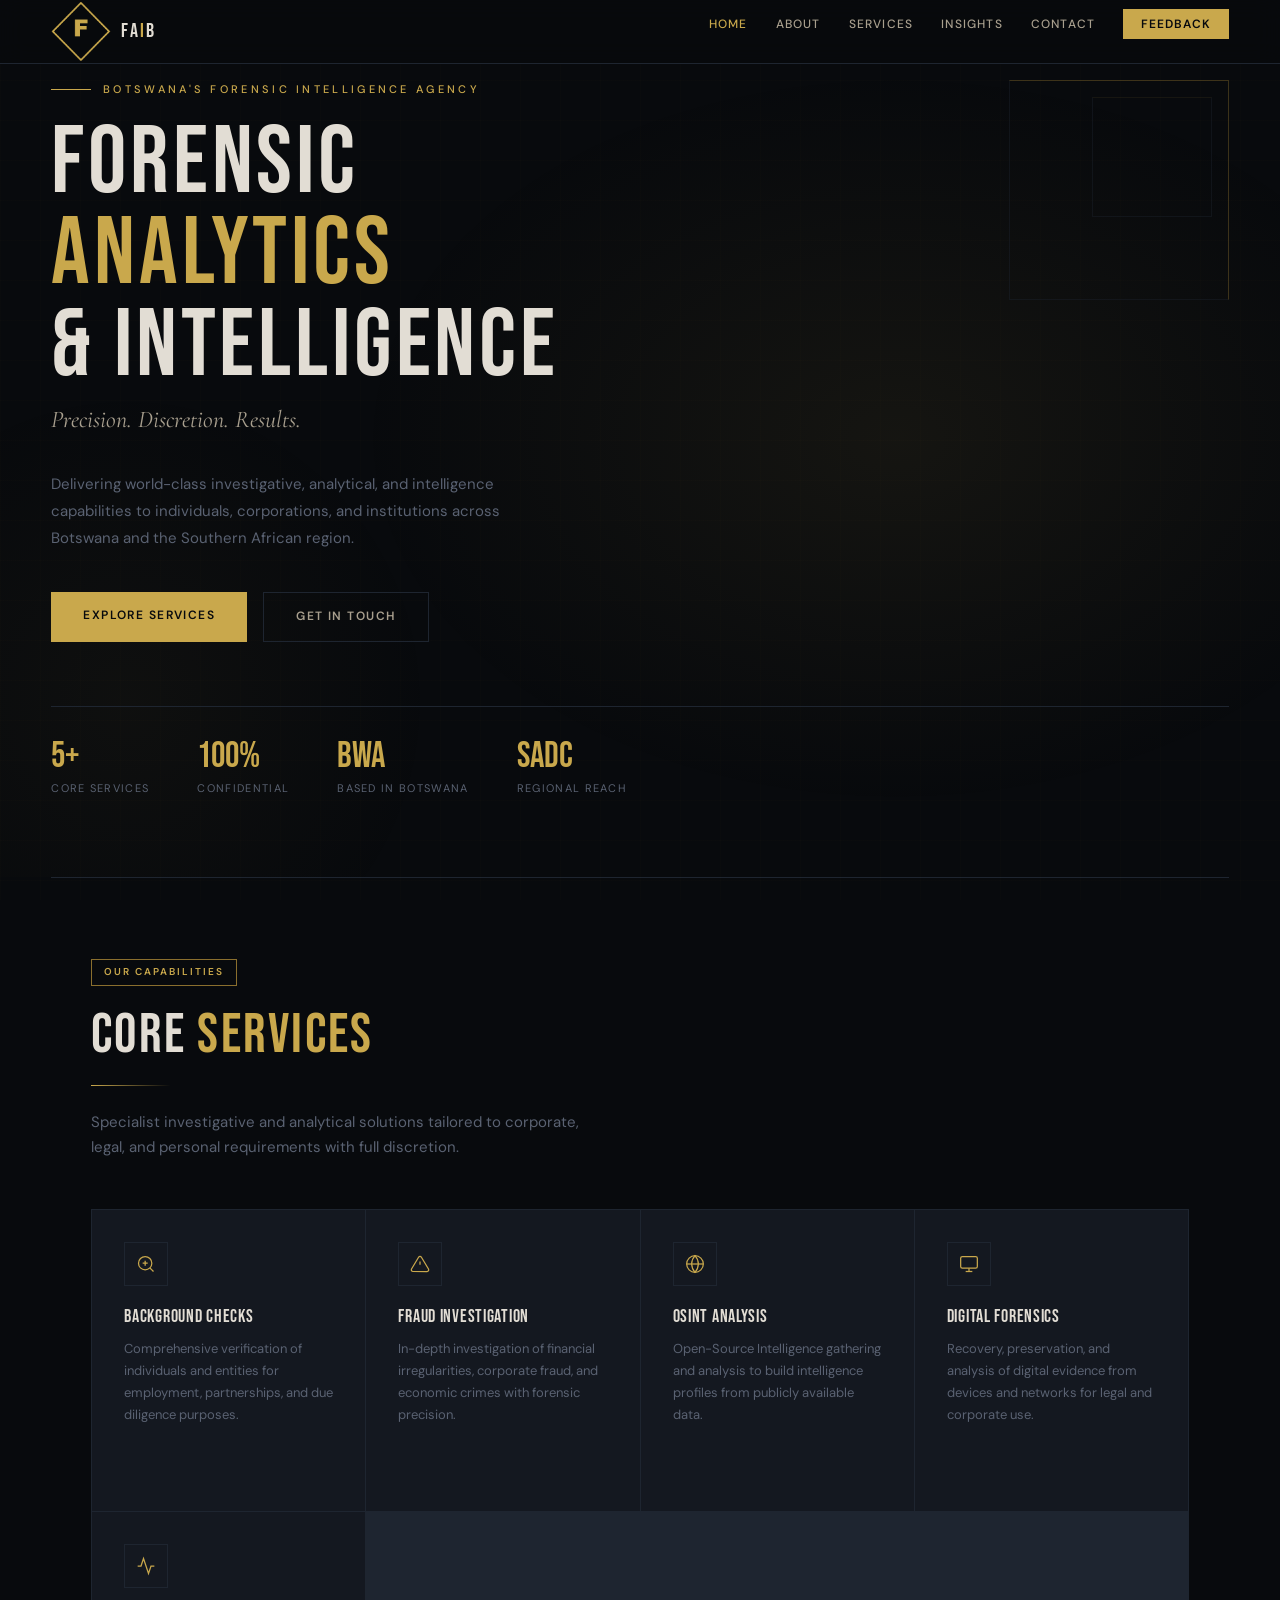
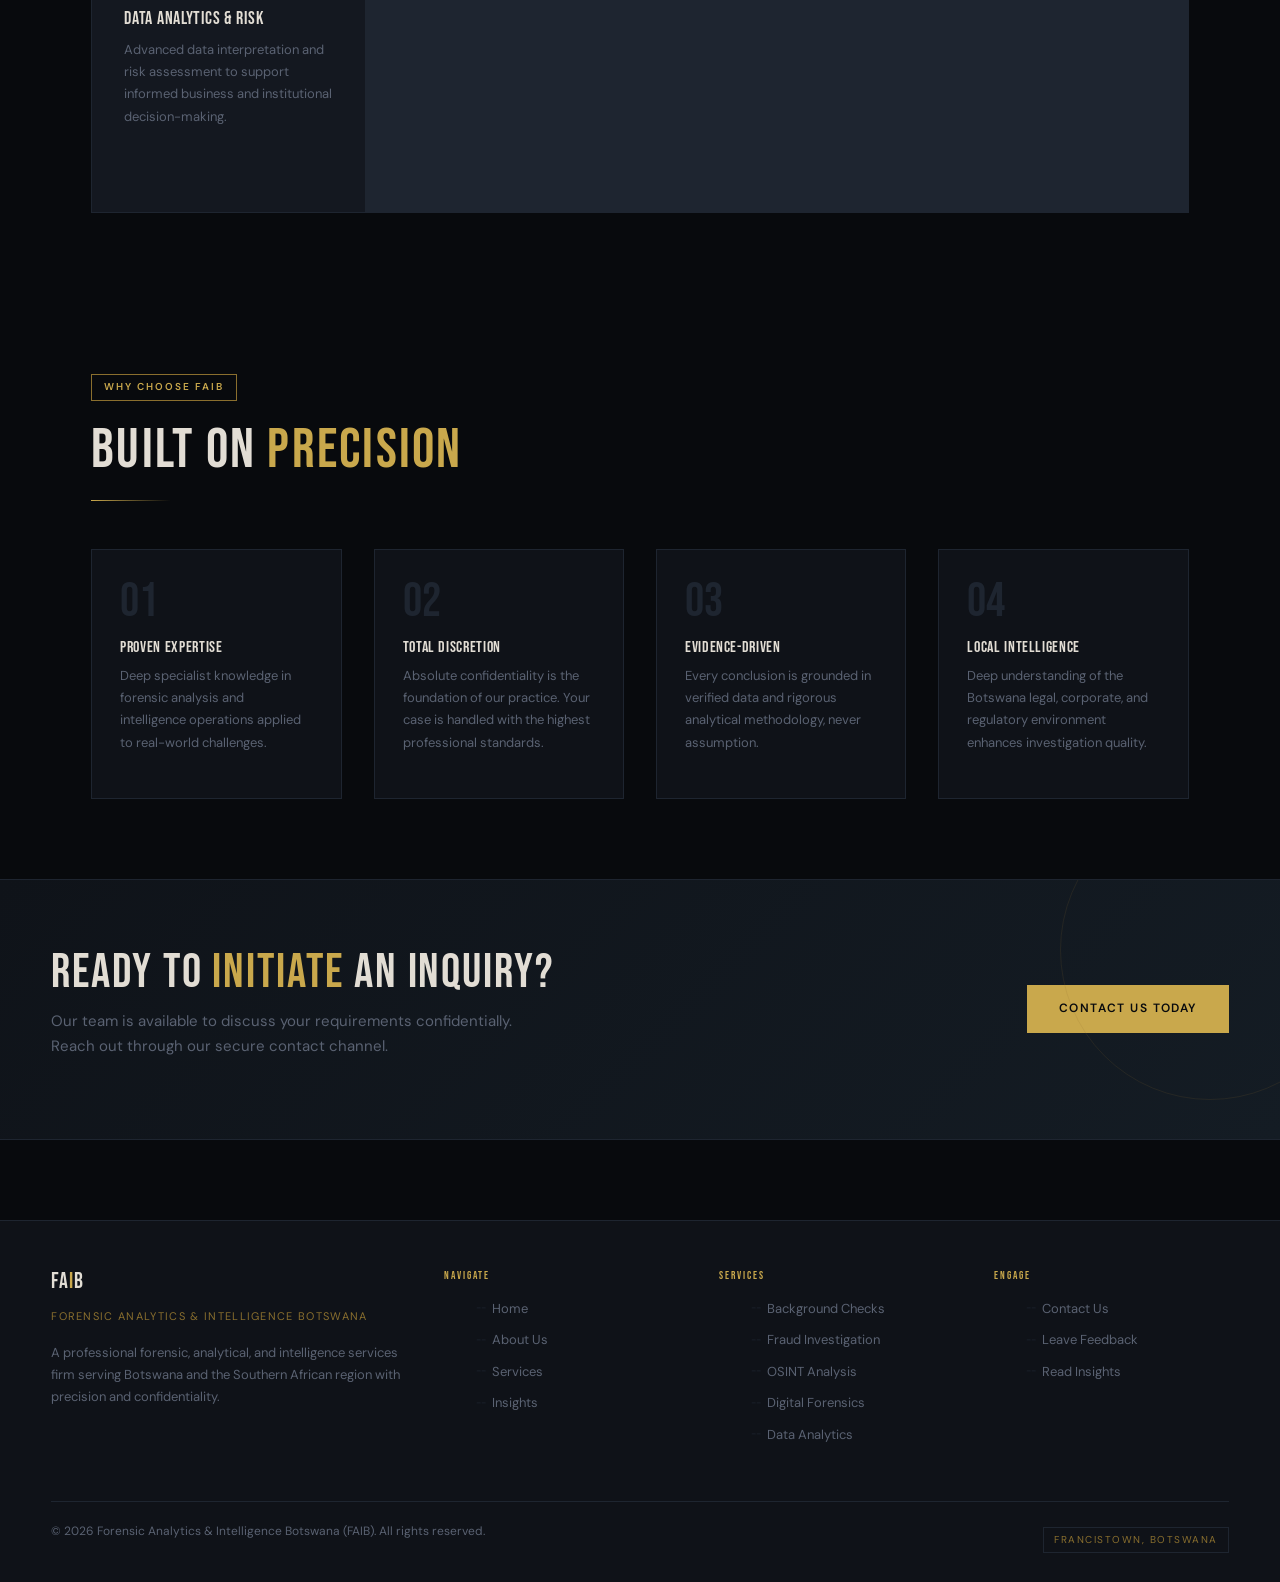
<file: index.html>
<!DOCTYPE html>
<html lang="en">
<head>
  <meta charset="UTF-8">
  <meta name="viewport" content="width=device-width, initial-scale=1.0">
  <title>FAIB | Forensic Analytics & Intelligence Botswana</title>
  
  <!-- Bootstrap CSS -->
  <link href="https://cdn.jsdelivr.net/npm/bootstrap@5.3.0/dist/css/bootstrap.min.css" rel="stylesheet">
  
  <!-- Google Fonts -->
  <link rel="preconnect" href="https://fonts.googleapis.com">
  <link rel="preconnect" href="https://fonts.gstatic.com" crossorigin>
  <link href="https://fonts.googleapis.com/css2?family=Bebas+Neue&family=Cormorant+Garamond:ital,wght@0,400;0,500;0,600;1,400&family=DM+Sans:wght@300;400;500;600&display=swap" rel="stylesheet">
  
  <!-- Custom CSS -->
  <link rel="stylesheet" href="styles.css">
</head>
<body>

  <!-- NAV -->
  <nav id="mainNav">
    <a href="index.html" class="nav-logo">
      <img src="faib-logo.png" alt="FAIB Logo" class="nav-logo-img">
      <div class="nav-brand">FA<span>I</span>B</div>
    </a>
    <ul class="nav-links">
      <li><a href="index.html" class="active">Home</a></li>
      <li><a href="about.html">About</a></li>
      <li><a href="services.html">Services</a></li>
      <li><a href="insights.html">Insights</a></li>
      <li><a href="contact.html">Contact</a></li>
      <li><a href="feedback.html" class="nav-cta">Feedback</a></li>
    </ul>
    <button class="hamburger" id="hamburger" onclick="toggleMenu()" aria-label="Menu">
      <span></span><span></span><span></span>
    </button>
  </nav>

  <!-- MOBILE MENU -->
  <div class="mobile-menu" id="mobileMenu">
    <a href="index.html" class="active">Home</a>
    <a href="about.html">About</a>
    <a href="services.html">Services</a>
    <a href="insights.html">Insights</a>
    <a href="contact.html">Contact</a>
    <a href="feedback.html">Feedback</a>
  </div>

  <!-- HERO -->
  <section class="hero">
    <div class="hero-bg"></div>
    <div class="hero-corner"></div>
    <div class="hero-content">
      <div class="hero-eyebrow">Botswana's Forensic Intelligence Agency</div>
      <h1>FORENSIC<br><span>ANALYTICS</span><br>& INTELLIGENCE</h1>
      <p class="hero-sub serif">Precision. Discretion. Results.</p>
      <p class="hero-desc">Delivering world-class investigative, analytical, and intelligence capabilities to individuals, corporations, and institutions across Botswana and the Southern African region.</p>
      <div class="hero-actions">
        <a href="services.html" class="btn-primary">Explore Services</a>
        <a href="contact.html" class="btn-outline">Get In Touch</a>
      </div>
    </div>
    <div class="hero-stats">
      <div class="stat-item">
        <div class="stat-num">5+</div>
        <div class="stat-label">Core Services</div>
      </div>
      <div class="stat-item">
        <div class="stat-num">100%</div>
        <div class="stat-label">Confidential</div>
      </div>
      <div class="stat-item">
        <div class="stat-num">BWA</div>
        <div class="stat-label">Based in Botswana</div>
      </div>
      <div class="stat-item">
        <div class="stat-num">SADC</div>
        <div class="stat-label">Regional Reach</div>
      </div>
    </div>
  </section>

  <div class="divider-full"></div>

  <!-- SERVICES PREVIEW -->
  <div class="section">
    <div class="section-header">
      <div class="tag">Our Capabilities</div>
      <h2>CORE <span style="color:var(--accent)">SERVICES</span></h2>
      <div class="divider"></div>
      <p>Specialist investigative and analytical solutions tailored to corporate, legal, and personal requirements with full discretion.</p>
    </div>
    <div class="services-grid">
      <div class="service-card" onclick="window.location.href='services.html'">
        <div class="service-icon">
          <svg viewBox="0 0 24 24"><circle cx="11" cy="11" r="8"/><path d="M21 21l-4.35-4.35"/><path d="M11 8v6M8 11h6"/></svg>
        </div>
        <h3>BACKGROUND CHECKS</h3>
        <p>Comprehensive verification of individuals and entities for employment, partnerships, and due diligence purposes.</p>
        <div class="service-arrow">Learn More &rsaquo;</div>
      </div>
      <div class="service-card" onclick="window.location.href='services.html'">
        <div class="service-icon">
          <svg viewBox="0 0 24 24"><path d="M10.29 3.86L1.82 18a2 2 0 001.71 3h16.94a2 2 0 001.71-3L13.71 3.86a2 2 0 00-3.42 0z"/><line x1="12" y1="9" x2="12" y2="13"/><line x1="12" y1="17" x2="12.01" y2="17"/></svg>
        </div>
        <h3>FRAUD INVESTIGATION</h3>
        <p>In-depth investigation of financial irregularities, corporate fraud, and economic crimes with forensic precision.</p>
        <div class="service-arrow">Learn More &rsaquo;</div>
      </div>
      <div class="service-card" onclick="window.location.href='services.html'">
        <div class="service-icon">
          <svg viewBox="0 0 24 24"><circle cx="12" cy="12" r="10"/><line x1="2" y1="12" x2="22" y2="12"/><path d="M12 2a15.3 15.3 0 014 10 15.3 15.3 0 01-4 10 15.3 15.3 0 01-4-10 15.3 15.3 0 014-10z"/></svg>
        </div>
        <h3>OSINT ANALYSIS</h3>
        <p>Open-Source Intelligence gathering and analysis to build intelligence profiles from publicly available data.</p>
        <div class="service-arrow">Learn More &rsaquo;</div>
      </div>
      <div class="service-card" onclick="window.location.href='services.html'">
        <div class="service-icon">
          <svg viewBox="0 0 24 24"><rect x="2" y="3" width="20" height="14" rx="2" ry="2"/><line x1="8" y1="21" x2="16" y2="21"/><line x1="12" y1="17" x2="12" y2="21"/></svg>
        </div>
        <h3>DIGITAL FORENSICS</h3>
        <p>Recovery, preservation, and analysis of digital evidence from devices and networks for legal and corporate use.</p>
        <div class="service-arrow">Learn More &rsaquo;</div>
      </div>
      <div class="service-card" onclick="window.location.href='services.html'">
        <div class="service-icon">
          <svg viewBox="0 0 24 24"><polyline points="22 12 18 12 15 21 9 3 6 12 2 12"/></svg>
        </div>
        <h3>DATA ANALYTICS & RISK</h3>
        <p>Advanced data interpretation and risk assessment to support informed business and institutional decision-making.</p>
        <div class="service-arrow">Learn More &rsaquo;</div>
      </div>
    </div>
  </div>

  <!-- WHY FAIB -->
  <div class="section">
    <div class="section-header">
      <div class="tag">Why Choose FAIB</div>
      <h2>BUILT ON <span style="color:var(--accent)">PRECISION</span></h2>
      <div class="divider"></div>
    </div>
    <div class="features-row">
      <div class="feature-item">
        <div class="feature-num">01</div>
        <h4>PROVEN EXPERTISE</h4>
        <p>Deep specialist knowledge in forensic analysis and intelligence operations applied to real-world challenges.</p>
      </div>
      <div class="feature-item">
        <div class="feature-num">02</div>
        <h4>TOTAL DISCRETION</h4>
        <p>Absolute confidentiality is the foundation of our practice. Your case is handled with the highest professional standards.</p>
      </div>
      <div class="feature-item">
        <div class="feature-num">03</div>
        <h4>EVIDENCE-DRIVEN</h4>
        <p>Every conclusion is grounded in verified data and rigorous analytical methodology, never assumption.</p>
      </div>
      <div class="feature-item">
        <div class="feature-num">04</div>
        <h4>LOCAL INTELLIGENCE</h4>
        <p>Deep understanding of the Botswana legal, corporate, and regulatory environment enhances investigation quality.</p>
      </div>
    </div>
  </div>

  <!-- CTA BAND -->
  <div class="cta-band">
    <div class="cta-band-text">
      <h2>READY TO <span>INITIATE</span> AN INQUIRY?</h2>
      <p>Our team is available to discuss your requirements confidentially. Reach out through our secure contact channel.</p>
    </div>
    <a href="contact.html" class="btn-primary">Contact Us Today</a>
  </div>

  <!-- FOOTER -->
  <footer>
    <div class="footer-grid">
      <div class="footer-brand">
        <h3>FA<span>I</span>B</h3>
        <p style="font-size:11px;letter-spacing:0.12em;text-transform:uppercase;color:var(--accent-dim);">Forensic Analytics &amp; Intelligence Botswana</p>
        <p>A professional forensic, analytical, and intelligence services firm serving Botswana and the Southern African region with precision and confidentiality.</p>
      </div>
      <div class="footer-col">
        <h4>Navigate</h4>
        <ul>
          <li><a href="index.html">Home</a></li>
          <li><a href="about.html">About Us</a></li>
          <li><a href="services.html">Services</a></li>
          <li><a href="insights.html">Insights</a></li>
        </ul>
      </div>
      <div class="footer-col">
        <h4>Services</h4>
        <ul>
          <li><a href="services.html">Background Checks</a></li>
          <li><a href="services.html">Fraud Investigation</a></li>
          <li><a href="services.html">OSINT Analysis</a></li>
          <li><a href="services.html">Digital Forensics</a></li>
          <li><a href="services.html">Data Analytics</a></li>
        </ul>
      </div>
      <div class="footer-col">
        <h4>Engage</h4>
        <ul>
          <li><a href="contact.html">Contact Us</a></li>
          <li><a href="feedback.html">Leave Feedback</a></li>
          <li><a href="insights.html">Read Insights</a></li>
        </ul>
      </div>
    </div>
    <div class="footer-bottom">
      <p>&copy; 2026 Forensic Analytics &amp; Intelligence Botswana (FAIB). All rights reserved.</p>
      <div class="footer-badge">Francistown, Botswana</div>
    </div>
  </footer>

  <!-- Bootstrap JS -->
  <script src="https://cdn.jsdelivr.net/npm/bootstrap@5.3.0/dist/js/bootstrap.bundle.min.js"></script>
  
  <!-- Custom JS -->
  <script src="script.js"></script>
</body>
</html>
</file>
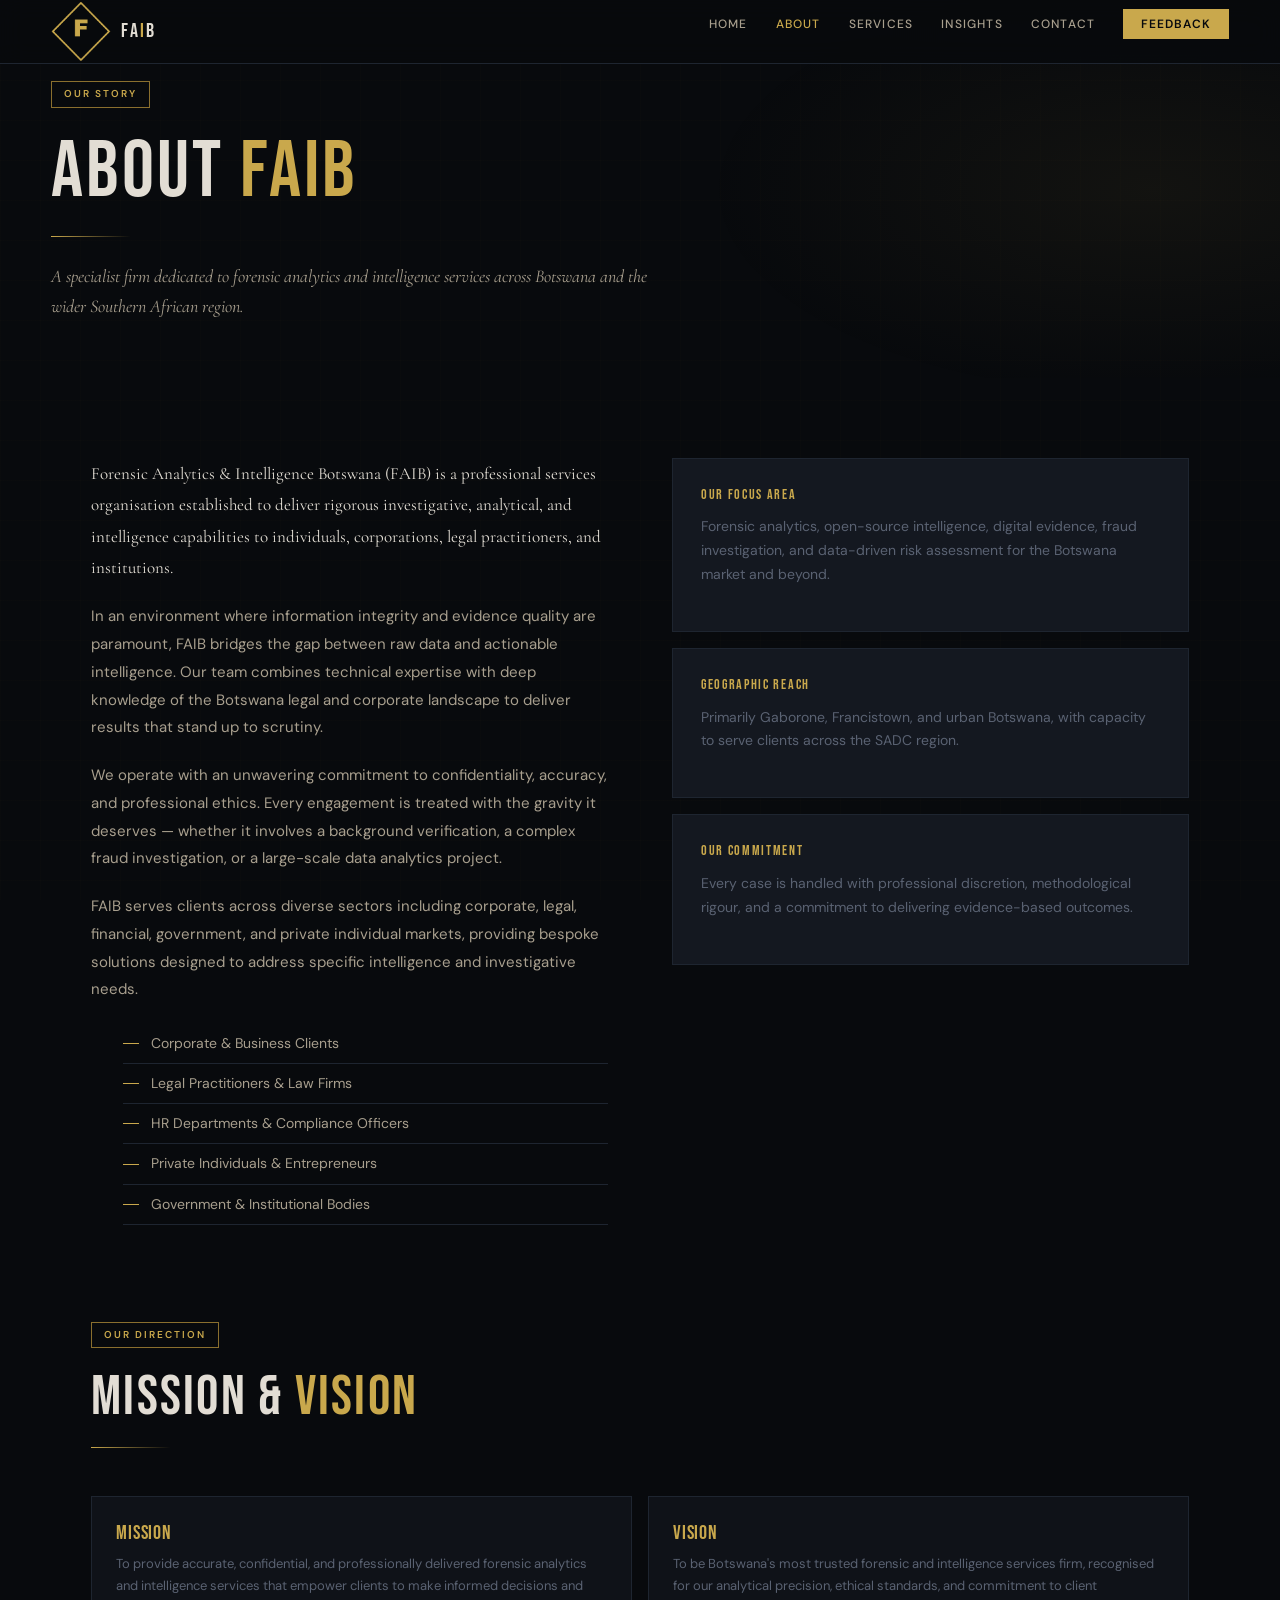
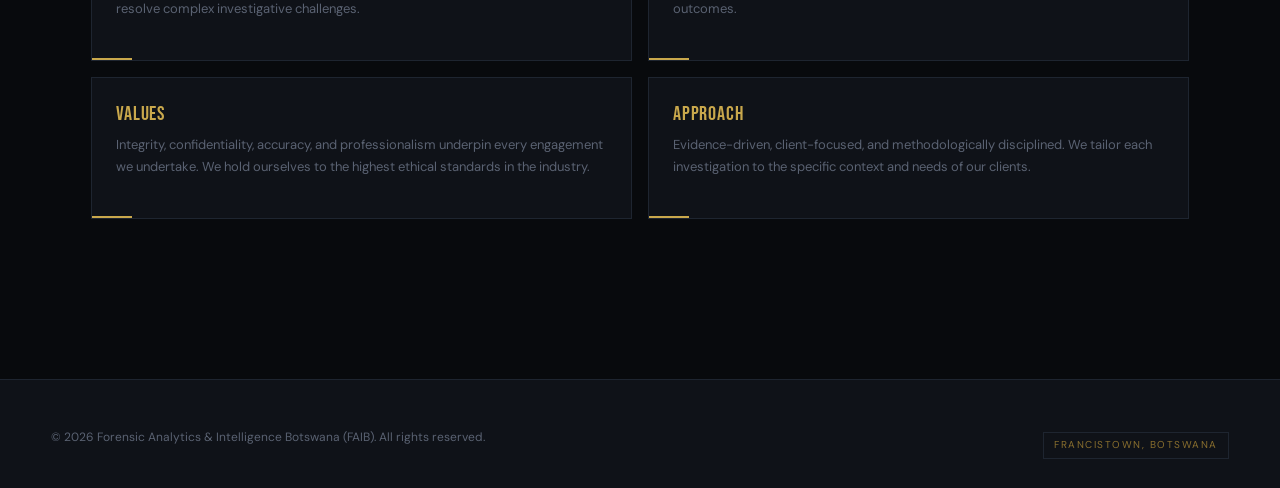
<file: about.html>
<!DOCTYPE html>
<html lang="en">
<head>
  <meta charset="UTF-8">
  <meta name="viewport" content="width=device-width, initial-scale=1.0">
  <title>About | FAIB</title>
  
  <!-- Bootstrap CSS -->
  <link href="https://cdn.jsdelivr.net/npm/bootstrap@5.3.0/dist/css/bootstrap.min.css" rel="stylesheet">
  
  <!-- Google Fonts -->
  <link rel="preconnect" href="https://fonts.googleapis.com">
  <link rel="preconnect" href="https://fonts.gstatic.com" crossorigin>
  <link href="https://fonts.googleapis.com/css2?family=Bebas+Neue&family=Cormorant+Garamond:ital,wght@0,400;0,500;0,600;1,400&family=DM+Sans:wght@300;400;500;600&display=swap" rel="stylesheet">
  
  <!-- Custom CSS -->
  <link rel="stylesheet" href="styles.css">
</head>
<body>

  <!-- NAV -->
  <nav id="mainNav">
    <a href="index.html" class="nav-logo">
      <img src="faib-logo.png" alt="FAIB Logo" class="nav-logo-img">
      <div class="nav-brand">FA<span>I</span>B</div>
    </a>
    <ul class="nav-links">
      <li><a href="index.html">Home</a></li>
      <li><a href="about.html" class="active">About</a></li>
      <li><a href="services.html">Services</a></li>
      <li><a href="insights.html">Insights</a></li>
      <li><a href="contact.html">Contact</a></li>
      <li><a href="feedback.html" class="nav-cta">Feedback</a></li>
    </ul>
    <button class="hamburger" id="hamburger" onclick="toggleMenu()" aria-label="Menu">
      <span></span><span></span><span></span>
    </button>
  </nav>

  <!-- MOBILE MENU -->
  <div class="mobile-menu" id="mobileMenu">
    <a href="index.html">Home</a>
    <a href="about.html" class="active">About</a>
    <a href="services.html">Services</a>
    <a href="insights.html">Insights</a>
    <a href="contact.html">Contact</a>
    <a href="feedback.html">Feedback</a>
  </div>

  <div class="about-hero">
    <div class="about-hero-bg"></div>
    <div class="tag">Our Story</div>
    <h1>ABOUT <span>FAIB</span></h1>
    <div class="divider"></div>
    <p class="serif" style="font-size:18px;color:var(--light);max-width:600px;line-height:1.7;font-style:italic;">A specialist firm dedicated to forensic analytics and intelligence services across Botswana and the wider Southern African region.</p>
  </div>

  <div class="section">
    <div class="about-layout">
      <div class="about-text">
        <p>Forensic Analytics &amp; Intelligence Botswana (FAIB) is a professional services organisation established to deliver rigorous investigative, analytical, and intelligence capabilities to individuals, corporations, legal practitioners, and institutions.</p>
        <p>In an environment where information integrity and evidence quality are paramount, FAIB bridges the gap between raw data and actionable intelligence. Our team combines technical expertise with deep knowledge of the Botswana legal and corporate landscape to deliver results that stand up to scrutiny.</p>
        <p>We operate with an unwavering commitment to confidentiality, accuracy, and professional ethics. Every engagement is treated with the gravity it deserves &mdash; whether it involves a background verification, a complex fraud investigation, or a large-scale data analytics project.</p>
        <p>FAIB serves clients across diverse sectors including corporate, legal, financial, government, and private individual markets, providing bespoke solutions designed to address specific intelligence and investigative needs.</p>
        <ul class="check-list">
          <li>Corporate &amp; Business Clients</li>
          <li>Legal Practitioners &amp; Law Firms</li>
          <li>HR Departments &amp; Compliance Officers</li>
          <li>Private Individuals &amp; Entrepreneurs</li>
          <li>Government &amp; Institutional Bodies</li>
        </ul>
      </div>
      <div class="about-side">
        <div class="info-block">
          <h4>Our Focus Area</h4>
          <p>Forensic analytics, open-source intelligence, digital evidence, fraud investigation, and data-driven risk assessment for the Botswana market and beyond.</p>
        </div>
        <div class="info-block">
          <h4>Geographic Reach</h4>
          <p>Primarily Gaborone, Francistown, and urban Botswana, with capacity to serve clients across the SADC region.</p>
        </div>
        <div class="info-block">
          <h4>Our Commitment</h4>
          <p>Every case is handled with professional discretion, methodological rigour, and a commitment to delivering evidence-based outcomes.</p>
        </div>
      </div>
    </div>
  </div>

  <div class="section" style="padding-top:0">
    <div class="section-header">
      <div class="tag">Our Direction</div>
      <h2>MISSION &amp; <span style="color:var(--accent)">VISION</span></h2>
      <div class="divider"></div>
    </div>
    <div class="mv-grid">
      <div class="mv-card">
        <h3>MISSION</h3>
        <p>To provide accurate, confidential, and professionally delivered forensic analytics and intelligence services that empower clients to make informed decisions and resolve complex investigative challenges.</p>
      </div>
      <div class="mv-card">
        <h3>VISION</h3>
        <p>To be Botswana's most trusted forensic and intelligence services firm, recognised for our analytical precision, ethical standards, and commitment to client outcomes.</p>
      </div>
      <div class="mv-card">
        <h3>VALUES</h3>
        <p>Integrity, confidentiality, accuracy, and professionalism underpin every engagement we undertake. We hold ourselves to the highest ethical standards in the industry.</p>
      </div>
      <div class="mv-card">
        <h3>APPROACH</h3>
        <p>Evidence-driven, client-focused, and methodologically disciplined. We tailor each investigation to the specific context and needs of our clients.</p>
      </div>
    </div>
  </div>

  <footer>
    <div class="footer-bottom" style="border-top:none;padding-top:0;">
      <p>&copy; 2026 Forensic Analytics &amp; Intelligence Botswana (FAIB). All rights reserved.</p>
      <div class="footer-badge">Francistown, Botswana</div>
    </div>
  </footer>

  <!-- Bootstrap JS -->
  <script src="https://cdn.jsdelivr.net/npm/bootstrap@5.3.0/dist/js/bootstrap.bundle.min.js"></script>
  
  <!-- Custom JS -->
  <script src="script.js"></script>
</body>
</html>
</file>
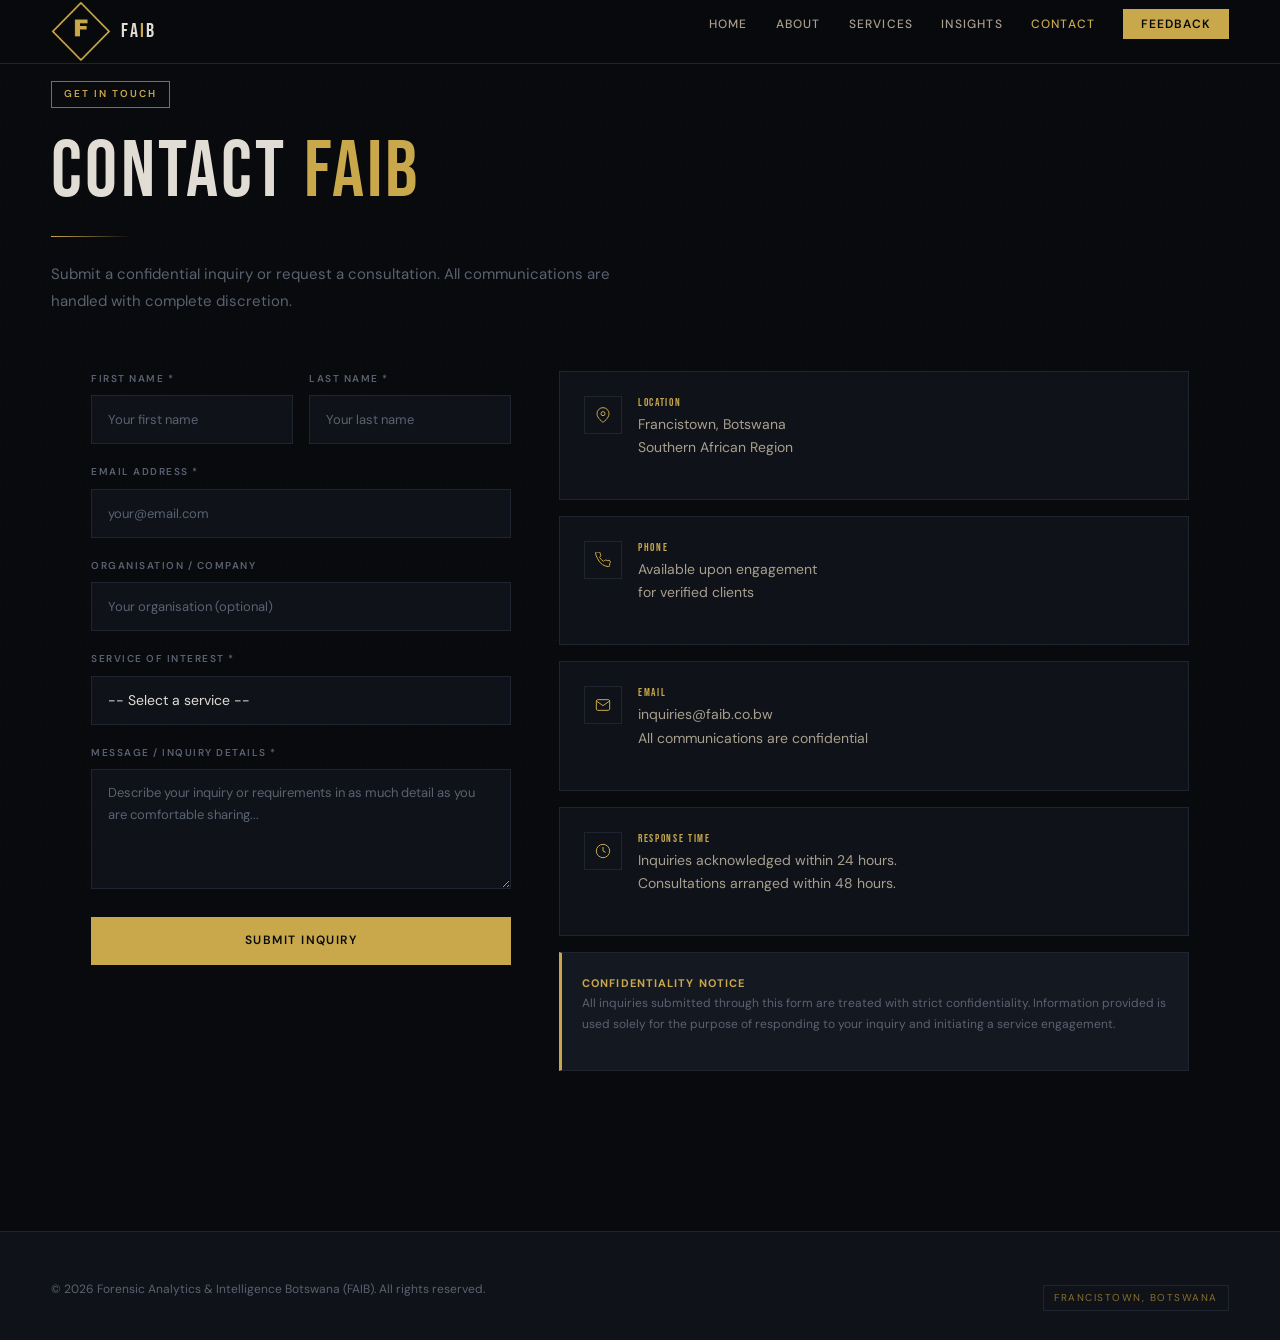
<file: contact.html>
<!DOCTYPE html>
<html lang="en">
<head>
  <meta charset="UTF-8">
  <meta name="viewport" content="width=device-width, initial-scale=1.0">
  <title>Contact | FAIB</title>
  
  <!-- Bootstrap CSS -->
  <link href="https://cdn.jsdelivr.net/npm/bootstrap@5.3.0/dist/css/bootstrap.min.css" rel="stylesheet">
  
  <!-- Google Fonts -->
  <link rel="preconnect" href="https://fonts.googleapis.com">
  <link rel="preconnect" href="https://fonts.gstatic.com" crossorigin>
  <link href="https://fonts.googleapis.com/css2?family=Bebas+Neue&family=Cormorant+Garamond:ital,wght@0,400;0,500;0,600;1,400&family=DM+Sans:wght@300;400;500;600&display=swap" rel="stylesheet">
  
  <!-- Custom CSS -->
  <link rel="stylesheet" href="styles.css">
</head>
<body>

  <!-- NAV -->
  <nav id="mainNav">
    <a href="index.html" class="nav-logo">
      <img src="faib-logo.png" alt="FAIB Logo" class="nav-logo-img">
      <div class="nav-brand">FA<span>I</span>B</div>
    </a>
    <ul class="nav-links">
      <li><a href="index.html">Home</a></li>
      <li><a href="about.html">About</a></li>
      <li><a href="services.html">Services</a></li>
      <li><a href="insights.html">Insights</a></li>
      <li><a href="contact.html" class="active">Contact</a></li>
      <li><a href="feedback.html" class="nav-cta">Feedback</a></li>
    </ul>
    <button class="hamburger" id="hamburger" onclick="toggleMenu()" aria-label="Menu">
      <span></span><span></span><span></span>
    </button>
  </nav>

  <!-- MOBILE MENU -->
  <div class="mobile-menu" id="mobileMenu">
    <a href="index.html">Home</a>
    <a href="about.html">About</a>
    <a href="services.html">Services</a>
    <a href="insights.html">Insights</a>
    <a href="contact.html" class="active">Contact</a>
    <a href="feedback.html">Feedback</a>
  </div>

  <div class="contact-hero">
    <div class="tag">Get In Touch</div>
    <h1>CONTACT <span style="color:var(--accent)">FAIB</span></h1>
    <div class="divider"></div>
    <p style="color:var(--muted);max-width:560px;line-height:1.8;">Submit a confidential inquiry or request a consultation. All communications are handled with complete discretion.</p>
  </div>

  <div class="section" style="padding-top:0">
    <div class="contact-layout">
      <div>
        <form id="contactForm" onsubmit="submitContact(event)">
          <div class="form-row">
            <div class="form-group">
              <label for="c-fname">First Name *</label>
              <input type="text" id="c-fname" placeholder="Your first name" />
              <div class="form-error" id="err-fname">Please enter your first name.</div>
            </div>
            <div class="form-group">
              <label for="c-lname">Last Name *</label>
              <input type="text" id="c-lname" placeholder="Your last name" />
              <div class="form-error" id="err-lname">Please enter your last name.</div>
            </div>
          </div>
          <div class="form-group">
            <label for="c-email">Email Address *</label>
            <input type="email" id="c-email" placeholder="your@email.com" />
            <div class="form-error" id="err-email">Please enter a valid email address.</div>
          </div>
          <div class="form-group">
            <label for="c-org">Organisation / Company</label>
            <input type="text" id="c-org" placeholder="Your organisation (optional)" />
          </div>
          <div class="form-group">
            <label for="c-service">Service of Interest *</label>
            <select id="c-service">
              <option value="">-- Select a service --</option>
              <option>Background Checks</option>
              <option>Fraud Investigation</option>
              <option>OSINT Analysis</option>
              <option>Digital Forensics</option>
              <option>Data Analytics &amp; Risk Assessment</option>
              <option>General Inquiry</option>
            </select>
            <div class="form-error" id="err-service">Please select a service.</div>
          </div>
          <div class="form-group">
            <label for="c-message">Message / Inquiry Details *</label>
            <textarea id="c-message" placeholder="Describe your inquiry or requirements in as much detail as you are comfortable sharing..."></textarea>
            <div class="form-error" id="err-message">Please provide details for your inquiry.</div>
          </div>
          <button type="submit" class="btn-primary" style="width:100%">Submit Inquiry</button>
          <div class="form-success" id="contact-success">
            Your inquiry has been submitted successfully. A member of our team will be in touch within 24-48 hours.
          </div>
        </form>
      </div>
      <div class="contact-info">
        <div class="contact-info-block">
          <div class="contact-info-icon">
            <svg viewBox="0 0 24 24"><path d="M21 10c0 7-9 13-9 13s-9-6-9-13a9 9 0 0118 0z"/><circle cx="12" cy="10" r="3"/></svg>
          </div>
          <div>
            <h4>Location</h4>
            <p>Francistown, Botswana<br/>Southern African Region</p>
          </div>
        </div>
        <div class="contact-info-block">
          <div class="contact-info-icon">
            <svg viewBox="0 0 24 24"><path d="M22 16.92v3a2 2 0 01-2.18 2 19.79 19.79 0 01-8.63-3.07A19.5 19.5 0 013.82 9.72 19.79 19.79 0 01.75 1.1 2 2 0 012.73 0h3a2 2 0 012 1.72 12.84 12.84 0 00.7 2.81 2 2 0 01-.45 2.11L6.91 8.09a16 16 0 006 6l1.45-1.45a2 2 0 012.11-.45 12.84 12.84 0 002.81.7A2 2 0 0122 16.92z"/></svg>
          </div>
          <div>
            <h4>Phone</h4>
            <p>Available upon engagement<br/>for verified clients</p>
          </div>
        </div>
        <div class="contact-info-block">
          <div class="contact-info-icon">
            <svg viewBox="0 0 24 24"><path d="M4 4h16c1.1 0 2 .9 2 2v12c0 1.1-.9 2-2 2H4c-1.1 0-2-.9-2-2V6c0-1.1.9-2 2-2z"/><polyline points="22,6 12,13 2,6"/></svg>
          </div>
          <div>
            <h4>Email</h4>
            <p>inquiries@faib.co.bw<br/>All communications are confidential</p>
          </div>
        </div>
        <div class="contact-info-block">
          <div class="contact-info-icon">
            <svg viewBox="0 0 24 24"><circle cx="12" cy="12" r="10"/><polyline points="12 6 12 12 16 14"/></svg>
          </div>
          <div>
            <h4>Response Time</h4>
            <p>Inquiries acknowledged within 24 hours.<br/>Consultations arranged within 48 hours.</p>
          </div>
        </div>
        <div style="background:var(--card);border:1px solid var(--border);border-left:3px solid var(--accent);padding:20px;margin-top:8px;">
          <p style="font-size:12px;color:var(--muted);line-height:1.7;">
            <strong style="color:var(--accent);font-size:11px;letter-spacing:0.1em;text-transform:uppercase;">Confidentiality Notice</strong><br/>
            All inquiries submitted through this form are treated with strict confidentiality. Information provided is used solely for the purpose of responding to your inquiry and initiating a service engagement.
          </p>
        </div>
      </div>
    </div>
  </div>

  <footer>
    <div class="footer-bottom" style="border-top:none;padding-top:0;">
      <p>&copy; 2026 Forensic Analytics &amp; Intelligence Botswana (FAIB). All rights reserved.</p>
      <div class="footer-badge">Francistown, Botswana</div>
    </div>
  </footer>

  <!-- Bootstrap JS -->
  <script src="https://cdn.jsdelivr.net/npm/bootstrap@5.3.0/dist/js/bootstrap.bundle.min.js"></script>
  
  <!-- Custom JS -->
  <script src="script.js"></script>
</body>
</html>
</file>
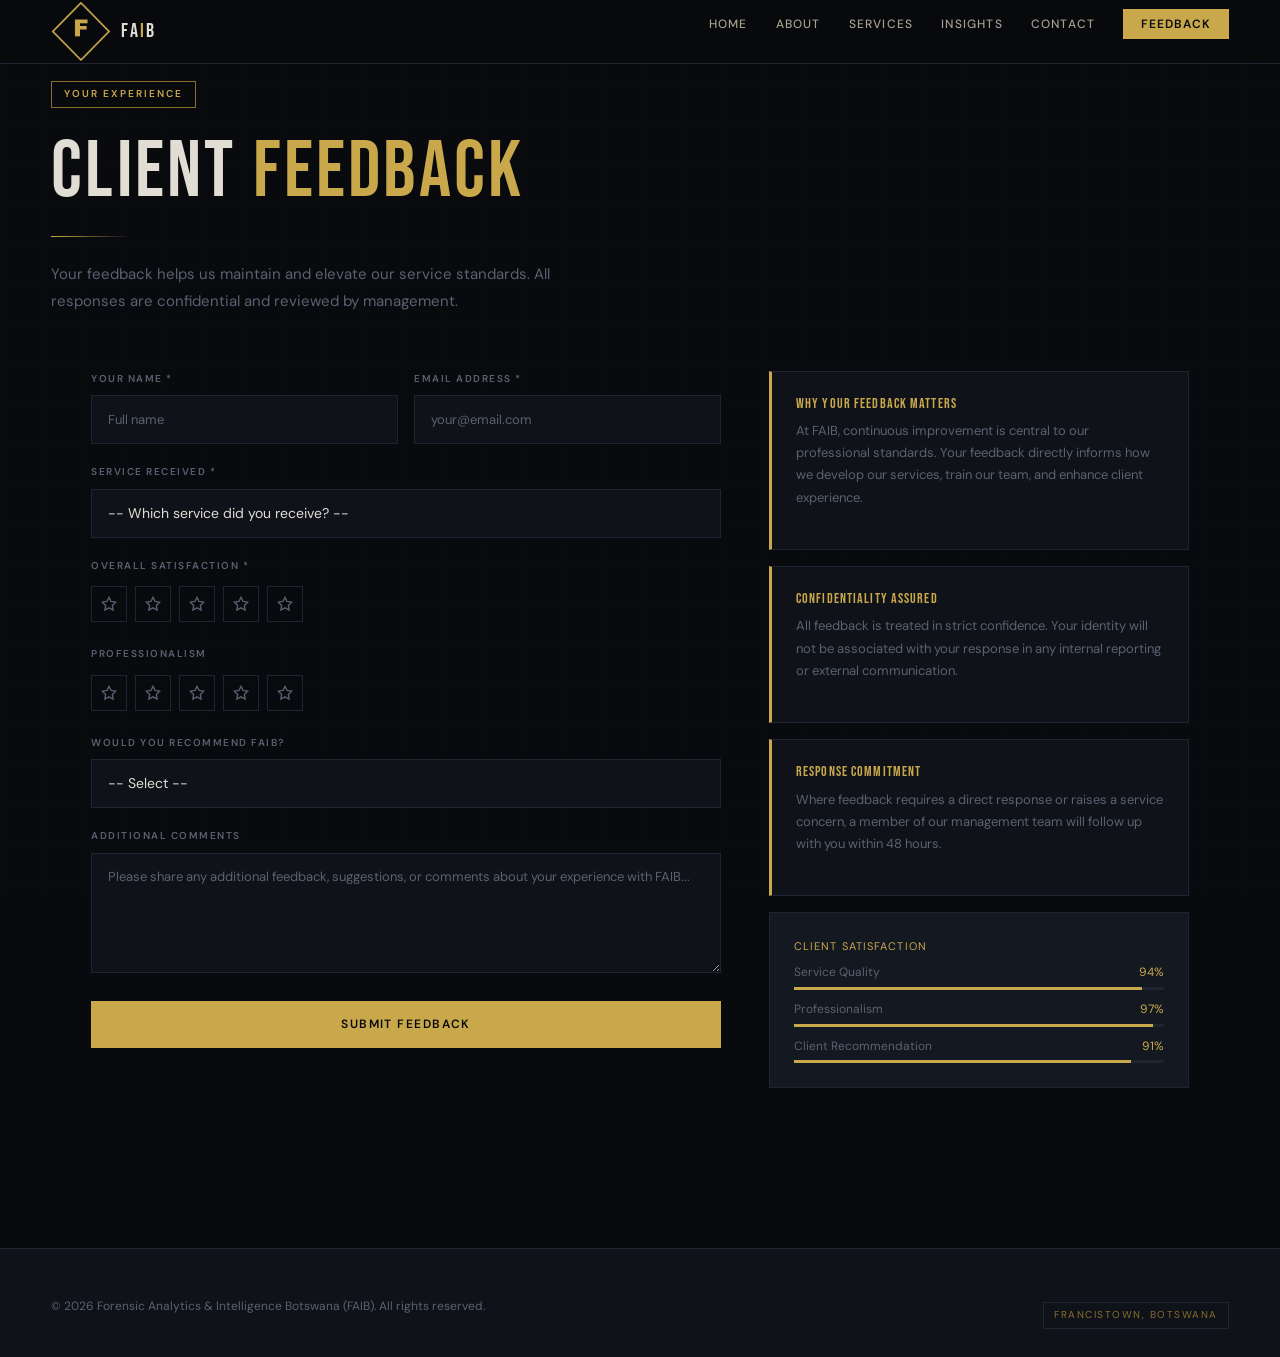
<file: feedback.html>
<!DOCTYPE html>
<html lang="en">
<head>
  <meta charset="UTF-8">
  <meta name="viewport" content="width=device-width, initial-scale=1.0">
  <title>Feedback | FAIB</title>
  
  <!-- Bootstrap CSS -->
  <link href="https://cdn.jsdelivr.net/npm/bootstrap@5.3.0/dist/css/bootstrap.min.css" rel="stylesheet">
  
  <!-- Google Fonts -->
  <link rel="preconnect" href="https://fonts.googleapis.com">
  <link rel="preconnect" href="https://fonts.gstatic.com" crossorigin>
  <link href="https://fonts.googleapis.com/css2?family=Bebas+Neue&family=Cormorant+Garamond:ital,wght@0,400;0,500;0,600;1,400&family=DM+Sans:wght@300;400;500;600&display=swap" rel="stylesheet">
  
  <!-- Custom CSS -->
  <link rel="stylesheet" href="styles.css">
</head>
<body>

  <!-- NAV -->
  <nav id="mainNav">
    <a href="index.html" class="nav-logo">
      <img src="faib-logo.png" alt="FAIB Logo" class="nav-logo-img">
      <div class="nav-brand">FA<span>I</span>B</div>
    </a>
    <ul class="nav-links">
      <li><a href="index.html">Home</a></li>
      <li><a href="about.html">About</a></li>
      <li><a href="services.html">Services</a></li>
      <li><a href="insights.html">Insights</a></li>
      <li><a href="contact.html">Contact</a></li>
      <li><a href="feedback.html" class="nav-cta active">Feedback</a></li>
    </ul>
    <button class="hamburger" id="hamburger" onclick="toggleMenu()" aria-label="Menu">
      <span></span><span></span><span></span>
    </button>
  </nav>

  <!-- MOBILE MENU -->
  <div class="mobile-menu" id="mobileMenu">
    <a href="home.html">Home</a>
    <a href="about.html">About</a>
    <a href="services.html">Services</a>
    <a href="insights.html">Insights</a>
    <a href="contact.html">Contact</a>
    <a href="feedback.html" class="active">Feedback</a>
  </div>

  <div class="feedback-hero">
    <div class="tag">Your Experience</div>
    <h1>CLIENT <span style="color:var(--accent)">FEEDBACK</span></h1>
    <div class="divider"></div>
    <p style="color:var(--muted);max-width:560px;line-height:1.8;">Your feedback helps us maintain and elevate our service standards. All responses are confidential and reviewed by management.</p>
  </div>

  <div class="section" style="padding-top:0">
    <div class="feedback-layout">
      <div>
        <form id="feedbackForm" onsubmit="submitFeedback(event)">
          <div class="form-row">
            <div class="form-group">
              <label for="f-name">Your Name *</label>
              <input type="text" id="f-name" placeholder="Full name" />
              <div class="form-error" id="err-fname2">Please enter your name.</div>
            </div>
            <div class="form-group">
              <label for="f-email">Email Address *</label>
              <input type="email" id="f-email" placeholder="your@email.com" />
              <div class="form-error" id="err-femail">Please enter a valid email.</div>
            </div>
          </div>
          <div class="form-group">
            <label for="f-service">Service Received *</label>
            <select id="f-service">
              <option value="">-- Which service did you receive? --</option>
              <option>Background Checks</option>
              <option>Fraud Investigation</option>
              <option>OSINT Analysis</option>
              <option>Digital Forensics</option>
              <option>Data Analytics &amp; Risk Assessment</option>
            </select>
            <div class="form-error" id="err-fservice">Please select a service.</div>
          </div>

          <div class="rating-group">
            <label>Overall Satisfaction *</label>
            <div class="stars" id="stars-overall">
              <button type="button" class="star" onclick="rate('overall',1)">
                <svg viewBox="0 0 24 24"><polygon points="12 2 15.09 8.26 22 9.27 17 14.14 18.18 21.02 12 17.77 5.82 21.02 7 14.14 2 9.27 8.91 8.26 12 2"/></svg>
              </button>
              <button type="button" class="star" onclick="rate('overall',2)">
                <svg viewBox="0 0 24 24"><polygon points="12 2 15.09 8.26 22 9.27 17 14.14 18.18 21.02 12 17.77 5.82 21.02 7 14.14 2 9.27 8.91 8.26 12 2"/></svg>
              </button>
              <button type="button" class="star" onclick="rate('overall',3)">
                <svg viewBox="0 0 24 24"><polygon points="12 2 15.09 8.26 22 9.27 17 14.14 18.18 21.02 12 17.77 5.82 21.02 7 14.14 2 9.27 8.91 8.26 12 2"/></svg>
              </button>
              <button type="button" class="star" onclick="rate('overall',4)">
                <svg viewBox="0 0 24 24"><polygon points="12 2 15.09 8.26 22 9.27 17 14.14 18.18 21.02 12 17.77 5.82 21.02 7 14.14 2 9.27 8.91 8.26 12 2"/></svg>
              </button>
              <button type="button" class="star" onclick="rate('overall',5)">
                <svg viewBox="0 0 24 24"><polygon points="12 2 15.09 8.26 22 9.27 17 14.14 18.18 21.02 12 17.77 5.82 21.02 7 14.14 2 9.27 8.91 8.26 12 2"/></svg>
              </button>
            </div>
            <div class="form-error" id="err-rating">Please select a rating.</div>
          </div>

          <div class="rating-group">
            <label>Professionalism</label>
            <div class="stars" id="stars-prof">
              <button type="button" class="star" onclick="rate('prof',1)"><svg viewBox="0 0 24 24"><polygon points="12 2 15.09 8.26 22 9.27 17 14.14 18.18 21.02 12 17.77 5.82 21.02 7 14.14 2 9.27 8.91 8.26 12 2"/></svg></button>
              <button type="button" class="star" onclick="rate('prof',2)"><svg viewBox="0 0 24 24"><polygon points="12 2 15.09 8.26 22 9.27 17 14.14 18.18 21.02 12 17.77 5.82 21.02 7 14.14 2 9.27 8.91 8.26 12 2"/></svg></button>
              <button type="button" class="star" onclick="rate('prof',3)"><svg viewBox="0 0 24 24"><polygon points="12 2 15.09 8.26 22 9.27 17 14.14 18.18 21.02 12 17.77 5.82 21.02 7 14.14 2 9.27 8.91 8.26 12 2"/></svg></button>
              <button type="button" class="star" onclick="rate('prof',4)"><svg viewBox="0 0 24 24"><polygon points="12 2 15.09 8.26 22 9.27 17 14.14 18.18 21.02 12 17.77 5.82 21.02 7 14.14 2 9.27 8.91 8.26 12 2"/></svg></button>
              <button type="button" class="star" onclick="rate('prof',5)"><svg viewBox="0 0 24 24"><polygon points="12 2 15.09 8.26 22 9.27 17 14.14 18.18 21.02 12 17.77 5.82 21.02 7 14.14 2 9.27 8.91 8.26 12 2"/></svg></button>
            </div>
          </div>

          <div class="form-group">
            <label for="f-recommend">Would you recommend FAIB?</label>
            <select id="f-recommend">
              <option value="">-- Select --</option>
              <option>Definitely Yes</option>
              <option>Probably Yes</option>
              <option>Not Sure</option>
              <option>Probably Not</option>
              <option>Definitely Not</option>
            </select>
          </div>

          <div class="form-group">
            <label for="f-comments">Additional Comments</label>
            <textarea id="f-comments" placeholder="Please share any additional feedback, suggestions, or comments about your experience with FAIB..."></textarea>
          </div>

          <button type="submit" class="btn-primary" style="width:100%">Submit Feedback</button>
          <div class="form-success" id="feedback-success">
            Thank you for your feedback. Your response has been recorded and will be reviewed by our management team.
          </div>
        </form>
      </div>

      <div>
        <div class="feedback-note">
          <h4>Why Your Feedback Matters</h4>
          <p>At FAIB, continuous improvement is central to our professional standards. Your feedback directly informs how we develop our services, train our team, and enhance client experience.</p>
        </div>
        <div class="feedback-note" style="margin-top:16px">
          <h4>Confidentiality Assured</h4>
          <p>All feedback is treated in strict confidence. Your identity will not be associated with your response in any internal reporting or external communication.</p>
        </div>
        <div class="feedback-note" style="margin-top:16px">
          <h4>Response Commitment</h4>
          <p>Where feedback requires a direct response or raises a service concern, a member of our management team will follow up with you within 48 hours.</p>
        </div>
        <div style="background:var(--card);border:1px solid var(--border);padding:24px;margin-top:16px;">
          <p style="font-size:11px;letter-spacing:0.1em;text-transform:uppercase;color:var(--accent);margin-bottom:8px;">Client Satisfaction</p>
          <div style="display:flex;flex-direction:column;gap:10px;">
            <div>
              <div style="display:flex;justify-content:space-between;margin-bottom:4px;">
                <span style="font-size:12px;color:var(--muted)">Service Quality</span>
                <span style="font-size:12px;color:var(--accent)">94%</span>
              </div>
              <div style="height:3px;background:var(--border);">
                <div style="width:94%;height:100%;background:var(--accent);"></div>
              </div>
            </div>
            <div>
              <div style="display:flex;justify-content:space-between;margin-bottom:4px;">
                <span style="font-size:12px;color:var(--muted)">Professionalism</span>
                <span style="font-size:12px;color:var(--accent)">97%</span>
              </div>
              <div style="height:3px;background:var(--border);">
                <div style="width:97%;height:100%;background:var(--accent);"></div>
              </div>
            </div>
            <div>
              <div style="display:flex;justify-content:space-between;margin-bottom:4px;">
                <span style="font-size:12px;color:var(--muted)">Client Recommendation</span>
                <span style="font-size:12px;color:var(--accent)">91%</span>
              </div>
              <div style="height:3px;background:var(--border);">
                <div style="width:91%;height:100%;background:var(--accent);"></div>
              </div>
            </div>
          </div>
        </div>
      </div>
    </div>
  </div>

  <footer>
    <div class="footer-bottom" style="border-top:none;padding-top:0;">
      <p>&copy; 2026 Forensic Analytics &amp; Intelligence Botswana (FAIB). All rights reserved.</p>
      <div class="footer-badge">Francistown, Botswana</div>
    </div>
  </footer>

  <!-- Bootstrap JS -->
  <script src="https://cdn.jsdelivr.net/npm/bootstrap@5.3.0/dist/js/bootstrap.bundle.min.js"></script>
  
  <!-- Custom JS -->
  <script src="script.js"></script>
</body>
</html>
</file>
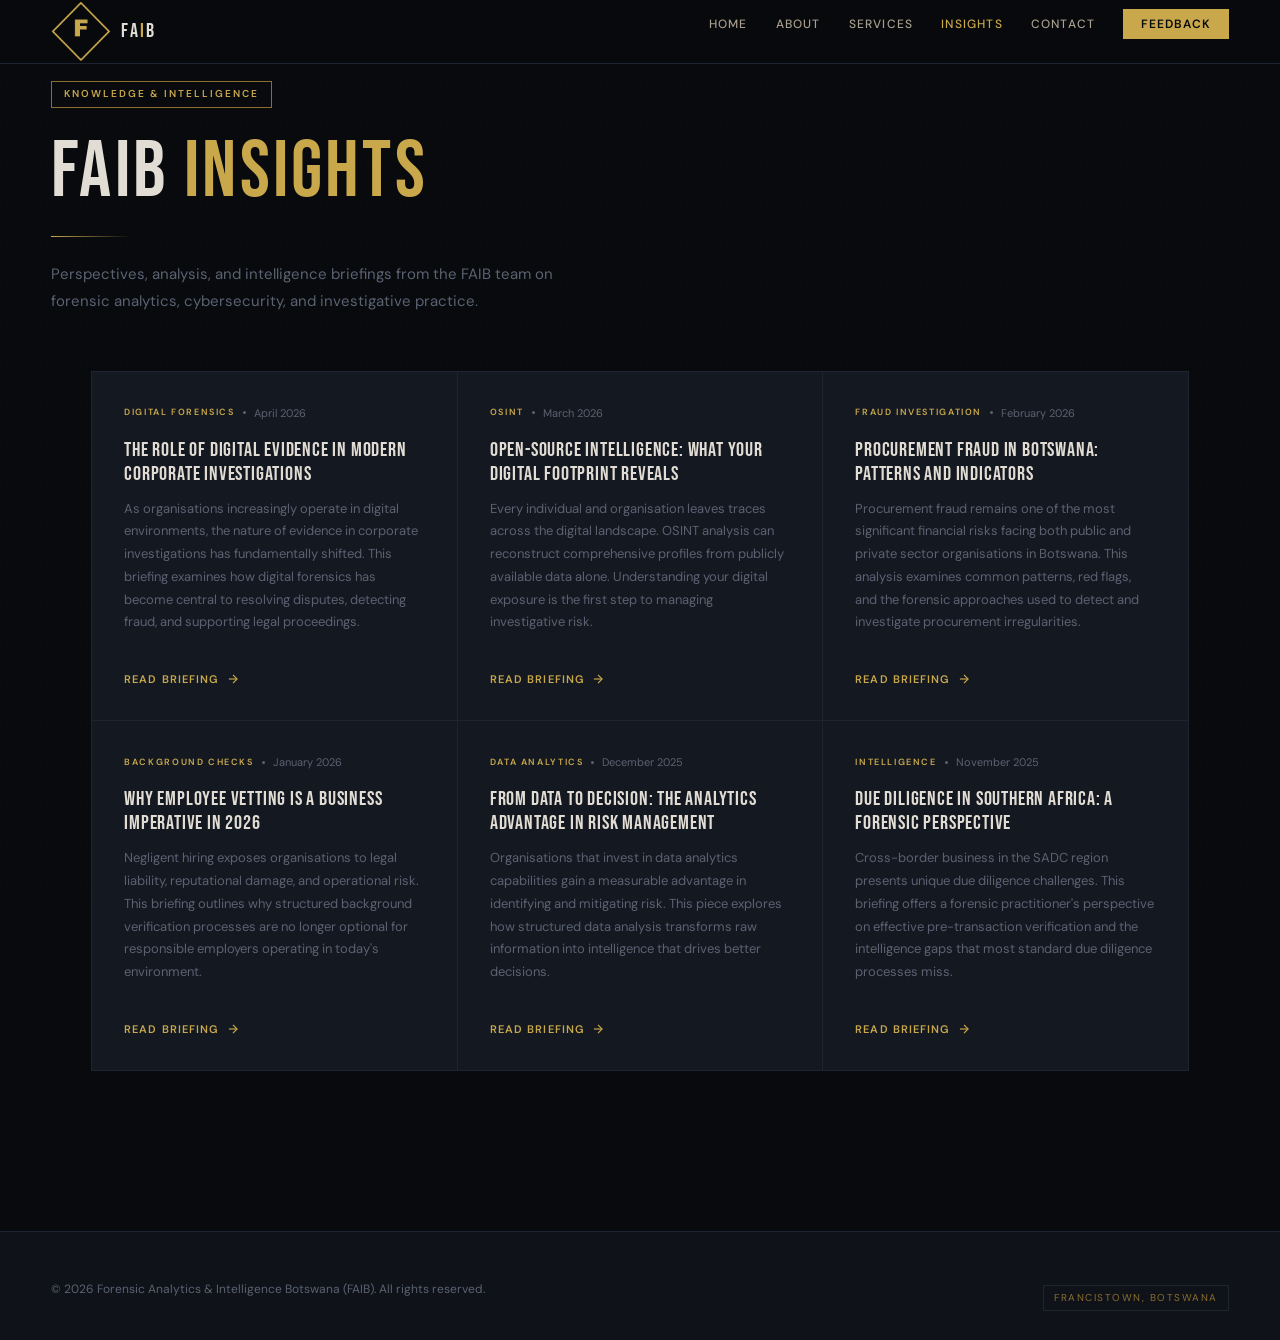
<file: insights.html>
<!DOCTYPE html>
<html lang="en">
<head>
  <meta charset="UTF-8">
  <meta name="viewport" content="width=device-width, initial-scale=1.0">
  <title>Insights | FAIB</title>
  
  <!-- Bootstrap CSS -->
  <link href="https://cdn.jsdelivr.net/npm/bootstrap@5.3.0/dist/css/bootstrap.min.css" rel="stylesheet">
  
  <!-- Google Fonts -->
  <link rel="preconnect" href="https://fonts.googleapis.com">
  <link rel="preconnect" href="https://fonts.gstatic.com" crossorigin>
  <link href="https://fonts.googleapis.com/css2?family=Bebas+Neue&family=Cormorant+Garamond:ital,wght@0,400;0,500;0,600;1,400&family=DM+Sans:wght@300;400;500;600&display=swap" rel="stylesheet">
  
  <!-- Custom CSS -->
  <link rel="stylesheet" href="styles.css">
</head>
<body>

  <!-- NAV -->
  <nav id="mainNav">
    <a href="index.html" class="nav-logo">
      <img src="faib-logo.png" alt="FAIB Logo" class="nav-logo-img">
      <div class="nav-brand">FA<span>I</span>B</div>
    </a>
    <ul class="nav-links">
      <li><a href="index.html">Home</a></li>
      <li><a href="about.html">About</a></li>
      <li><a href="services.html">Services</a></li>
      <li><a href="insights.html" class="active">Insights</a></li>
      <li><a href="contact.html">Contact</a></li>
      <li><a href="feedback.html" class="nav-cta">Feedback</a></li>
    </ul>
    <button class="hamburger" id="hamburger" onclick="toggleMenu()" aria-label="Menu">
      <span></span><span></span><span></span>
    </button>
  </nav>

  <!-- MOBILE MENU -->
  <div class="mobile-menu" id="mobileMenu">
    <a href="index.html">Home</a>
    <a href="about.html">About</a>
    <a href="services.html">Services</a>
    <a href="insights.html" class="active">Insights</a>
    <a href="contact.html">Contact</a>
    <a href="feedback.html">Feedback</a>
  </div>

  <div class="insights-hero">
    <div class="tag">Knowledge &amp; Intelligence</div>
    <h1>FAIB <span style="color:var(--accent)">INSIGHTS</span></h1>
    <div class="divider"></div>
    <p style="color:var(--muted);max-width:560px;line-height:1.8;">Perspectives, analysis, and intelligence briefings from the FAIB team on forensic analytics, cybersecurity, and investigative practice.</p>
  </div>

  <div class="section" style="padding-top:0">
    <div class="insights-grid">
      <div class="insight-card">
        <div class="insight-meta">
          <span class="insight-cat">Digital Forensics</span>
          <span class="insight-dot"></span>
          <span class="insight-date">April 2026</span>
        </div>
        <h3>THE ROLE OF DIGITAL EVIDENCE IN MODERN CORPORATE INVESTIGATIONS</h3>
        <p>As organisations increasingly operate in digital environments, the nature of evidence in corporate investigations has fundamentally shifted. This briefing examines how digital forensics has become central to resolving disputes, detecting fraud, and supporting legal proceedings.</p>
        <div class="insight-read">Read Briefing <svg viewBox="0 0 24 24"><line x1="5" y1="12" x2="19" y2="12"/><polyline points="12 5 19 12 12 19"/></svg></div>
      </div>
      <div class="insight-card">
        <div class="insight-meta">
          <span class="insight-cat">OSINT</span>
          <span class="insight-dot"></span>
          <span class="insight-date">March 2026</span>
        </div>
        <h3>OPEN-SOURCE INTELLIGENCE: WHAT YOUR DIGITAL FOOTPRINT REVEALS</h3>
        <p>Every individual and organisation leaves traces across the digital landscape. OSINT analysis can reconstruct comprehensive profiles from publicly available data alone. Understanding your digital exposure is the first step to managing investigative risk.</p>
        <div class="insight-read">Read Briefing <svg viewBox="0 0 24 24"><line x1="5" y1="12" x2="19" y2="12"/><polyline points="12 5 19 12 12 19"/></svg></div>
      </div>
      <div class="insight-card">
        <div class="insight-meta">
          <span class="insight-cat">Fraud Investigation</span>
          <span class="insight-dot"></span>
          <span class="insight-date">February 2026</span>
        </div>
        <h3>PROCUREMENT FRAUD IN BOTSWANA: PATTERNS AND INDICATORS</h3>
        <p>Procurement fraud remains one of the most significant financial risks facing both public and private sector organisations in Botswana. This analysis examines common patterns, red flags, and the forensic approaches used to detect and investigate procurement irregularities.</p>
        <div class="insight-read">Read Briefing <svg viewBox="0 0 24 24"><line x1="5" y1="12" x2="19" y2="12"/><polyline points="12 5 19 12 12 19"/></svg></div>
      </div>
      <div class="insight-card">
        <div class="insight-meta">
          <span class="insight-cat">Background Checks</span>
          <span class="insight-dot"></span>
          <span class="insight-date">January 2026</span>
        </div>
        <h3>WHY EMPLOYEE VETTING IS A BUSINESS IMPERATIVE IN 2026</h3>
        <p>Negligent hiring exposes organisations to legal liability, reputational damage, and operational risk. This briefing outlines why structured background verification processes are no longer optional for responsible employers operating in today's environment.</p>
        <div class="insight-read">Read Briefing <svg viewBox="0 0 24 24"><line x1="5" y1="12" x2="19" y2="12"/><polyline points="12 5 19 12 12 19"/></svg></div>
      </div>
      <div class="insight-card">
        <div class="insight-meta">
          <span class="insight-cat">Data Analytics</span>
          <span class="insight-dot"></span>
          <span class="insight-date">December 2025</span>
        </div>
        <h3>FROM DATA TO DECISION: THE ANALYTICS ADVANTAGE IN RISK MANAGEMENT</h3>
        <p>Organisations that invest in data analytics capabilities gain a measurable advantage in identifying and mitigating risk. This piece explores how structured data analysis transforms raw information into intelligence that drives better decisions.</p>
        <div class="insight-read">Read Briefing <svg viewBox="0 0 24 24"><line x1="5" y1="12" x2="19" y2="12"/><polyline points="12 5 19 12 12 19"/></svg></div>
      </div>
      <div class="insight-card">
        <div class="insight-meta">
          <span class="insight-cat">Intelligence</span>
          <span class="insight-dot"></span>
          <span class="insight-date">November 2025</span>
        </div>
        <h3>DUE DILIGENCE IN SOUTHERN AFRICA: A FORENSIC PERSPECTIVE</h3>
        <p>Cross-border business in the SADC region presents unique due diligence challenges. This briefing offers a forensic practitioner's perspective on effective pre-transaction verification and the intelligence gaps that most standard due diligence processes miss.</p>
        <div class="insight-read">Read Briefing <svg viewBox="0 0 24 24"><line x1="5" y1="12" x2="19" y2="12"/><polyline points="12 5 19 12 12 19"/></svg></div>
      </div>
    </div>
  </div>

  <footer>
    <div class="footer-bottom" style="border-top:none;padding-top:0;">
      <p>&copy; 2026 Forensic Analytics &amp; Intelligence Botswana (FAIB). All rights reserved.</p>
      <div class="footer-badge">Francistown, Botswana</div>
    </div>
  </footer>

  <!-- Bootstrap JS -->
  <script src="https://cdn.jsdelivr.net/npm/bootstrap@5.3.0/dist/js/bootstrap.bundle.min.js"></script>
  
  <!-- Custom JS -->
  <script src="script.js"></script>
</body>
</html>
</file>
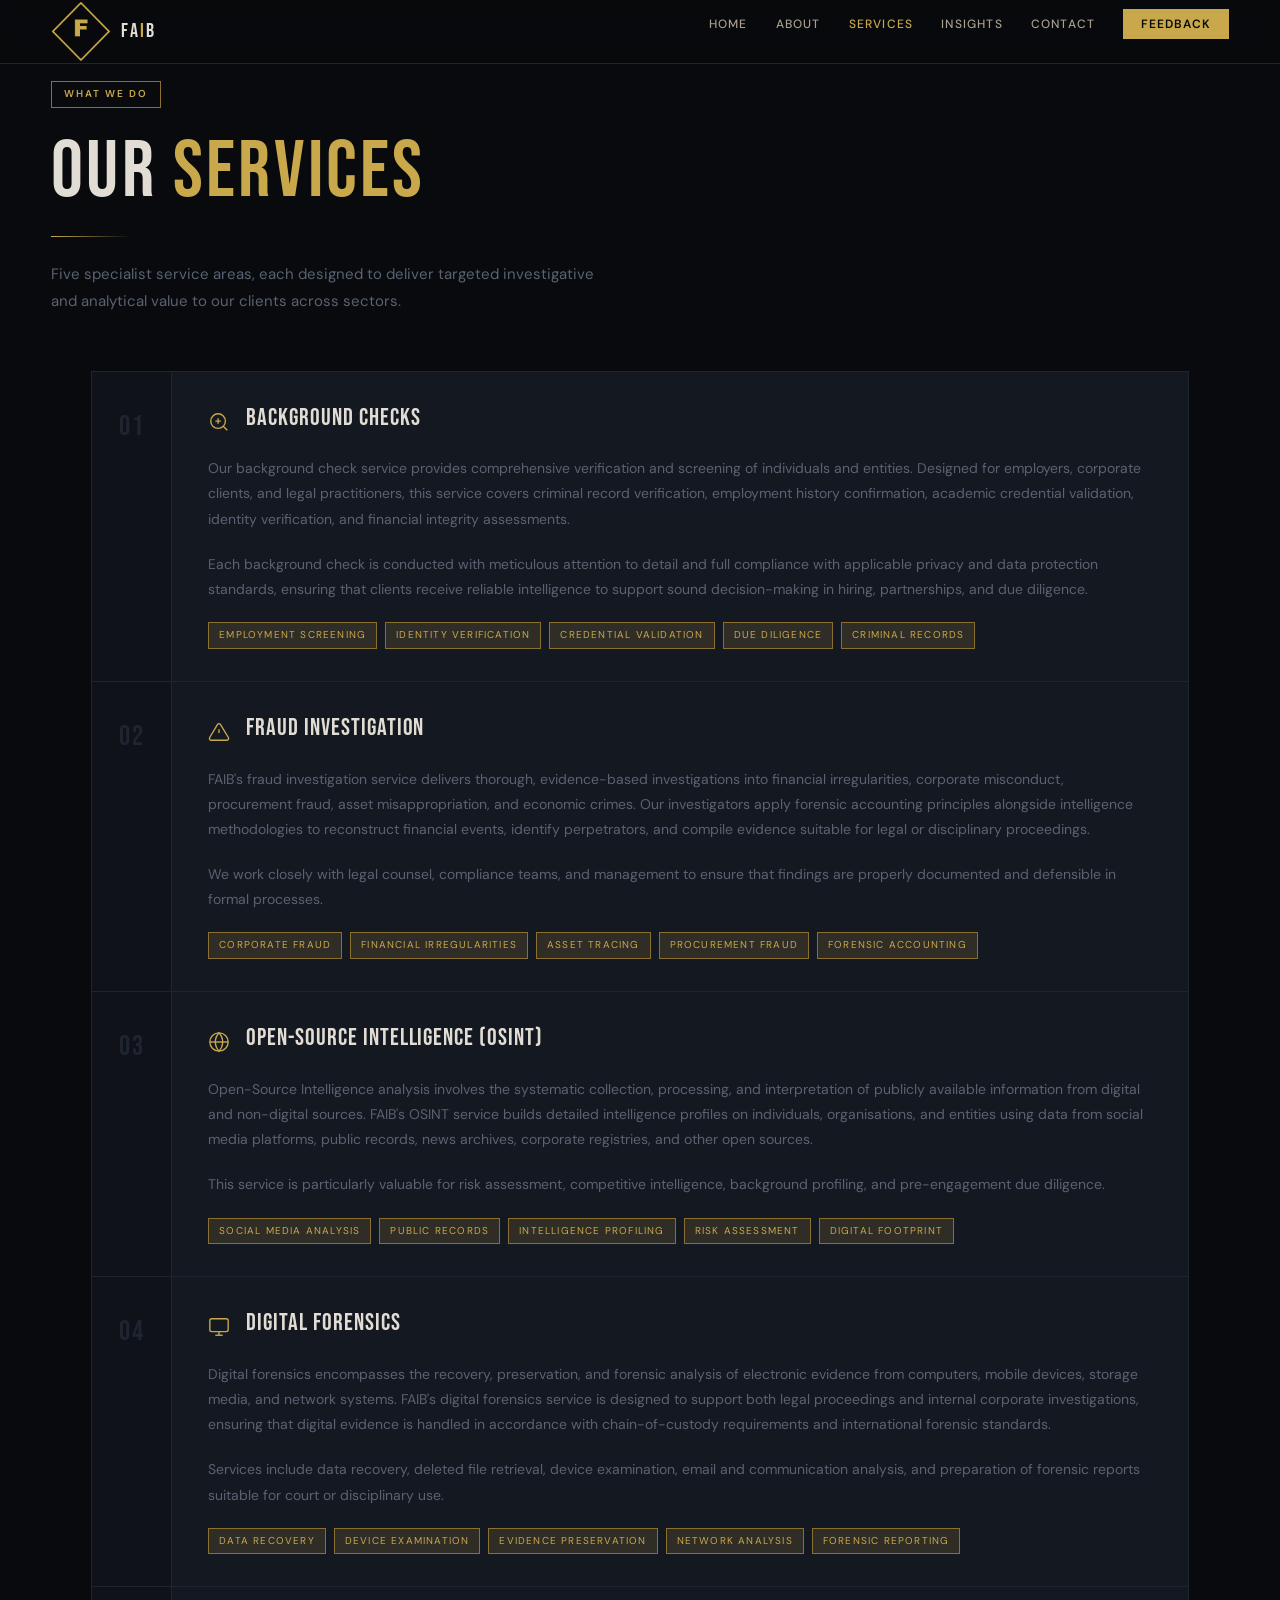
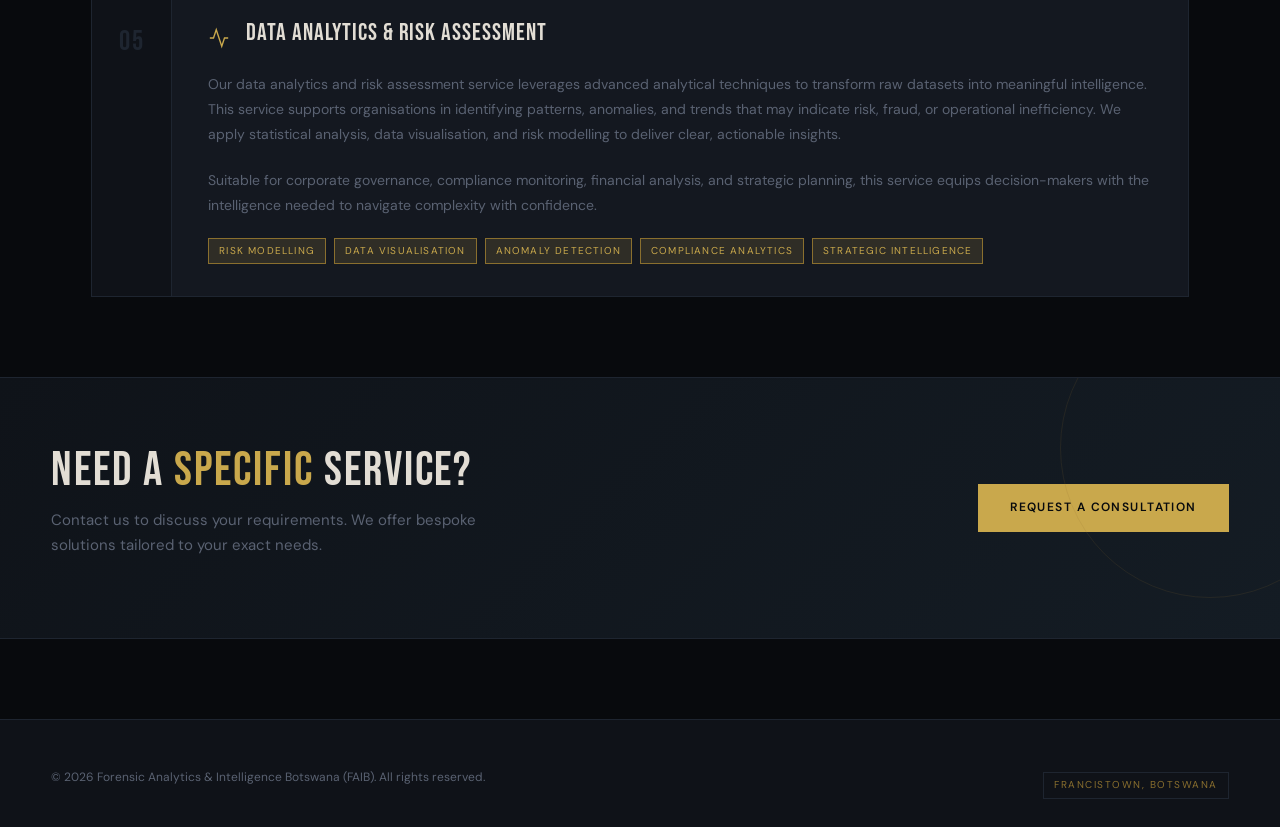
<file: services.html>
<!DOCTYPE html>
<html lang="en">
<head>
  <meta charset="UTF-8">
  <meta name="viewport" content="width=device-width, initial-scale=1.0">
  <title>Services | FAIB</title>
  
  <!-- Bootstrap CSS -->
  <link href="https://cdn.jsdelivr.net/npm/bootstrap@5.3.0/dist/css/bootstrap.min.css" rel="stylesheet">
  
  <!-- Google Fonts -->
  <link rel="preconnect" href="https://fonts.googleapis.com">
  <link rel="preconnect" href="https://fonts.gstatic.com" crossorigin>
  <link href="https://fonts.googleapis.com/css2?family=Bebas+Neue&family=Cormorant+Garamond:ital,wght@0,400;0,500;0,600;1,400&family=DM+Sans:wght@300;400;500;600&display=swap" rel="stylesheet">
  
  <!-- Custom CSS -->
  <link rel="stylesheet" href="styles.css">
</head>
<body>

  <!-- NAV -->
  <nav id="mainNav">
    <a href="index.html" class="nav-logo">
      <img src="faib-logo.png" alt="FAIB Logo" class="nav-logo-img">
      <div class="nav-brand">FA<span>I</span>B</div>
    </a>
    <ul class="nav-links">
      <li><a href="index.html">Home</a></li>
      <li><a href="about.html">About</a></li>
      <li><a href="services.html" class="active">Services</a></li>
      <li><a href="insights.html">Insights</a></li>
      <li><a href="contact.html">Contact</a></li>
      <li><a href="feedback.html" class="nav-cta">Feedback</a></li>
    </ul>
    <button class="hamburger" id="hamburger" onclick="toggleMenu()" aria-label="Menu">
      <span></span><span></span><span></span>
    </button>
  </nav>

  <!-- MOBILE MENU -->
  <div class="mobile-menu" id="mobileMenu">
    <a href="index.html">Home</a>
    <a href="about.html">About</a>
    <a href="services.html" class="active">Services</a>
    <a href="insights.html">Insights</a>
    <a href="contact.html">Contact</a>
    <a href="feedback.html">Feedback</a>
  </div>

  <div class="services-hero">
    <div class="tag">What We Do</div>
    <h1>OUR <span style="color:var(--accent)">SERVICES</span></h1>
    <div class="divider"></div>
    <p style="color:var(--muted);max-width:560px;line-height:1.8;">Five specialist service areas, each designed to deliver targeted investigative and analytical value to our clients across sectors.</p>
  </div>

  <div class="section" style="padding-top:0">
    <div class="services-full-grid">
      <!-- 1 -->
      <div class="service-full-card">
        <div class="service-num-col">01</div>
        <div class="service-full-content">
          <div class="service-full-header">
            <svg viewBox="0 0 24 24"><circle cx="11" cy="11" r="8"/><path d="M21 21l-4.35-4.35"/><path d="M11 8v6M8 11h6"/></svg>
            <h3>BACKGROUND CHECKS</h3>
          </div>
          <p>Our background check service provides comprehensive verification and screening of individuals and entities. Designed for employers, corporate clients, and legal practitioners, this service covers criminal record verification, employment history confirmation, academic credential validation, identity verification, and financial integrity assessments.</p>
          <p>Each background check is conducted with meticulous attention to detail and full compliance with applicable privacy and data protection standards, ensuring that clients receive reliable intelligence to support sound decision-making in hiring, partnerships, and due diligence.</p>
          <div class="service-tags">
            <span class="service-tag">Employment Screening</span>
            <span class="service-tag">Identity Verification</span>
            <span class="service-tag">Credential Validation</span>
            <span class="service-tag">Due Diligence</span>
            <span class="service-tag">Criminal Records</span>
          </div>
        </div>
      </div>
      <!-- 2 -->
      <div class="service-full-card">
        <div class="service-num-col">02</div>
        <div class="service-full-content">
          <div class="service-full-header">
            <svg viewBox="0 0 24 24"><path d="M10.29 3.86L1.82 18a2 2 0 001.71 3h16.94a2 2 0 001.71-3L13.71 3.86a2 2 0 00-3.42 0z"/><line x1="12" y1="9" x2="12" y2="13"/><line x1="12" y1="17" x2="12.01" y2="17"/></svg>
            <h3>FRAUD INVESTIGATION</h3>
          </div>
          <p>FAIB's fraud investigation service delivers thorough, evidence-based investigations into financial irregularities, corporate misconduct, procurement fraud, asset misappropriation, and economic crimes. Our investigators apply forensic accounting principles alongside intelligence methodologies to reconstruct financial events, identify perpetrators, and compile evidence suitable for legal or disciplinary proceedings.</p>
          <p>We work closely with legal counsel, compliance teams, and management to ensure that findings are properly documented and defensible in formal processes.</p>
          <div class="service-tags">
            <span class="service-tag">Corporate Fraud</span>
            <span class="service-tag">Financial Irregularities</span>
            <span class="service-tag">Asset Tracing</span>
            <span class="service-tag">Procurement Fraud</span>
            <span class="service-tag">Forensic Accounting</span>
          </div>
        </div>
      </div>
      <!-- 3 -->
      <div class="service-full-card">
        <div class="service-num-col">03</div>
        <div class="service-full-content">
          <div class="service-full-header">
            <svg viewBox="0 0 24 24"><circle cx="12" cy="12" r="10"/><line x1="2" y1="12" x2="22" y2="12"/><path d="M12 2a15.3 15.3 0 014 10 15.3 15.3 0 01-4 10 15.3 15.3 0 01-4-10 15.3 15.3 0 014-10z"/></svg>
            <h3>OPEN-SOURCE INTELLIGENCE (OSINT)</h3>
          </div>
          <p>Open-Source Intelligence analysis involves the systematic collection, processing, and interpretation of publicly available information from digital and non-digital sources. FAIB's OSINT service builds detailed intelligence profiles on individuals, organisations, and entities using data from social media platforms, public records, news archives, corporate registries, and other open sources.</p>
          <p>This service is particularly valuable for risk assessment, competitive intelligence, background profiling, and pre-engagement due diligence.</p>
          <div class="service-tags">
            <span class="service-tag">Social Media Analysis</span>
            <span class="service-tag">Public Records</span>
            <span class="service-tag">Intelligence Profiling</span>
            <span class="service-tag">Risk Assessment</span>
            <span class="service-tag">Digital Footprint</span>
          </div>
        </div>
      </div>
      <!-- 4 -->
      <div class="service-full-card">
        <div class="service-num-col">04</div>
        <div class="service-full-content">
          <div class="service-full-header">
            <svg viewBox="0 0 24 24"><rect x="2" y="3" width="20" height="14" rx="2" ry="2"/><line x1="8" y1="21" x2="16" y2="21"/><line x1="12" y1="17" x2="12" y2="21"/></svg>
            <h3>DIGITAL FORENSICS</h3>
          </div>
          <p>Digital forensics encompasses the recovery, preservation, and forensic analysis of electronic evidence from computers, mobile devices, storage media, and network systems. FAIB's digital forensics service is designed to support both legal proceedings and internal corporate investigations, ensuring that digital evidence is handled in accordance with chain-of-custody requirements and international forensic standards.</p>
          <p>Services include data recovery, deleted file retrieval, device examination, email and communication analysis, and preparation of forensic reports suitable for court or disciplinary use.</p>
          <div class="service-tags">
            <span class="service-tag">Data Recovery</span>
            <span class="service-tag">Device Examination</span>
            <span class="service-tag">Evidence Preservation</span>
            <span class="service-tag">Network Analysis</span>
            <span class="service-tag">Forensic Reporting</span>
          </div>
        </div>
      </div>
      <!-- 5 -->
      <div class="service-full-card">
        <div class="service-num-col">05</div>
        <div class="service-full-content">
          <div class="service-full-header">
            <svg viewBox="0 0 24 24"><polyline points="22 12 18 12 15 21 9 3 6 12 2 12"/></svg>
            <h3>DATA ANALYTICS &amp; RISK ASSESSMENT</h3>
          </div>
          <p>Our data analytics and risk assessment service leverages advanced analytical techniques to transform raw datasets into meaningful intelligence. This service supports organisations in identifying patterns, anomalies, and trends that may indicate risk, fraud, or operational inefficiency. We apply statistical analysis, data visualisation, and risk modelling to deliver clear, actionable insights.</p>
          <p>Suitable for corporate governance, compliance monitoring, financial analysis, and strategic planning, this service equips decision-makers with the intelligence needed to navigate complexity with confidence.</p>
          <div class="service-tags">
            <span class="service-tag">Risk Modelling</span>
            <span class="service-tag">Data Visualisation</span>
            <span class="service-tag">Anomaly Detection</span>
            <span class="service-tag">Compliance Analytics</span>
            <span class="service-tag">Strategic Intelligence</span>
          </div>
        </div>
      </div>
    </div>
  </div>

  <div class="cta-band">
    <div class="cta-band-text">
      <h2>NEED A <span>SPECIFIC</span> SERVICE?</h2>
      <p>Contact us to discuss your requirements. We offer bespoke solutions tailored to your exact needs.</p>
    </div>
    <a href="contact.html" class="btn-primary">Request a Consultation</a>
  </div>

  <footer>
    <div class="footer-bottom" style="border-top:none;padding-top:0;">
      <p>&copy; 2026 Forensic Analytics &amp; Intelligence Botswana (FAIB). All rights reserved.</p>
      <div class="footer-badge">Francistown, Botswana</div>
    </div>
  </footer>

  <!-- Bootstrap JS -->
  <script src="https://cdn.jsdelivr.net/npm/bootstrap@5.3.0/dist/js/bootstrap.bundle.min.js"></script>
  
  <!-- Custom JS -->
  <script src="script.js"></script>
</body>
</html>
</file>
<file: styles.css>
:root {
  --bg: #080a0d;
  --surface: #0f1218;
  --card: #141820;
  --border: #1e2530;
  --accent: #c9a84c;
  --accent-dim: #8a6f2e;
  --accent-glow: rgba(201,168,76,0.15);
  --text: #e2ddd4;
  --muted: #5a6272;
  --light: #a89f8e;
  --danger: #e05c5c;
  --success: #4caf74;
}

*, *::before, *::after { box-sizing: border-box; margin: 0; padding: 0; }
html { scroll-behavior: smooth; }

body {
  background: var(--bg);
  color: var(--text);
  font-family: 'DM Sans', sans-serif;
  font-size: 15px;
  line-height: 1.65;
  overflow-x: hidden;
}

h1,h2,h3,h4 { font-family: 'Bebas Neue', sans-serif; letter-spacing: 0.04em; }
.serif { font-family: 'Cormorant Garamond', serif; }

/* SCROLLBAR */
::-webkit-scrollbar { width: 4px; }
::-webkit-scrollbar-track { background: var(--bg); }
::-webkit-scrollbar-thumb { background: var(--accent-dim); border-radius: 2px; }

/* GRID TEXTURE OVERLAY */
body::before {
  content: '';
  position: fixed;
  inset: 0;
  background-image:
    linear-gradient(rgba(201,168,76,0.015) 1px, transparent 1px),
    linear-gradient(90deg, rgba(201,168,76,0.015) 1px, transparent 1px);
  background-size: 40px 40px;
  pointer-events: none;
  z-index: 0;
}

/* NAV */
nav {
  position: fixed;
  top: 0; left: 0; right: 0;
  z-index: 1000;
  background: rgba(8,10,13,0.92);
  backdrop-filter: blur(12px);
  border-bottom: 1px solid var(--border);
  padding: 0 max(24px, 4vw);
  height: 64px;
  display: flex;
  align-items: center;
  justify-content: space-between;
  transition: background 0.3s;
}

.nav-logo {
  display: flex;
  align-items: center;
  gap: 10px;
  cursor: pointer;
  text-decoration: none;
}

.nav-logo-mark {
  width: 36px; height: 36px;
  border: 2px solid var(--accent);
  display: flex; align-items: center; justify-content: center;
  position: relative;
  transform: rotate(45deg);
}

.nav-logo-mark span {
  transform: rotate(-45deg);
  font-family: 'Bebas Neue', sans-serif;
  font-size: 13px;
  color: var(--accent);
  letter-spacing: 0;
}

.nav-logo-img {
  width: 60px;
  height: 60px;
  object-fit: contain;
}

.nav-brand {
  font-family: 'Bebas Neue', sans-serif;
  font-size: 20px;
  letter-spacing: 0.12em;
  color: var(--text);
}

.nav-brand span { color: var(--accent); }

.nav-links {
  display: flex;
  gap: 28px;
  list-style: none;
  align-items: center;
}

.nav-links a {
  text-decoration: none;
  color: var(--light);
  font-size: 12px;
  font-weight: 500;
  letter-spacing: 0.1em;
  text-transform: uppercase;
  transition: color 0.2s;
  cursor: pointer;
}

.nav-links a:hover, .nav-links a.active { color: var(--accent); }

.nav-cta {
  background: var(--accent) !important;
  color: var(--bg) !important;
  padding: 7px 18px;
  font-weight: 600 !important;
  letter-spacing: 0.08em !important;
  transition: background 0.2s, transform 0.2s !important;
}

.nav-cta:hover { 
  background: #e0bc62 !important; 
  transform: translateY(-1px); 
  color: var(--bg) !important;
}

.hamburger {
  display: none;
  flex-direction: column;
  gap: 5px;
  cursor: pointer;
  padding: 4px;
  background: none;
  border: none;
}

.hamburger span {
  display: block;
  width: 24px; height: 2px;
  background: var(--text);
  transition: all 0.3s;
  border-radius: 1px;
}

.hamburger.open span:nth-child(1) { transform: rotate(45deg) translate(5px,5px); }
.hamburger.open span:nth-child(2) { opacity: 0; }
.hamburger.open span:nth-child(3) { transform: rotate(-45deg) translate(5px,-5px); }

.mobile-menu {
  display: none;
  position: fixed;
  top: 64px; left: 0; right: 0;
  background: rgba(8,10,13,0.97);
  backdrop-filter: blur(12px);
  border-bottom: 1px solid var(--border);
  padding: 24px max(24px, 4vw);
  z-index: 999;
  flex-direction: column;
  gap: 4px;
}

.mobile-menu.open { display: flex; }

.mobile-menu a {
  text-decoration: none;
  color: var(--light);
  font-size: 13px;
  font-weight: 500;
  letter-spacing: 0.1em;
  text-transform: uppercase;
  padding: 12px 0;
  border-bottom: 1px solid var(--border);
  transition: color 0.2s;
  cursor: pointer;
}

.mobile-menu a:hover, .mobile-menu a.active { color: var(--accent); }
.mobile-menu a:last-child { border-bottom: none; }

/* SECTION LAYOUT */
.section { 
  padding: 80px max(24px, 4vw); 
  max-width: 1200px; 
  margin: 0 auto; 
  position: relative; 
  z-index: 1; 
}

.section-sm { 
  padding: 48px max(24px, 4vw); 
  max-width: 1200px; 
  margin: 0 auto; 
  position: relative; 
  z-index: 1; 
}

/* TAG */
.tag {
  display: inline-block;
  font-size: 10px;
  font-weight: 600;
  letter-spacing: 0.2em;
  text-transform: uppercase;
  color: var(--accent);
  border: 1px solid var(--accent-dim);
  padding: 4px 12px;
  margin-bottom: 16px;
}

/* DIVIDER */
.divider {
  height: 1px;
  background: linear-gradient(90deg, var(--accent), transparent);
  width: 80px;
  margin: 16px 0 24px;
}

.divider-full {
  height: 1px;
  background: var(--border);
  margin: 0 max(24px, 4vw);
}

/* HERO */
.hero {
  position: relative;
  min-height: calc(100vh - 64px);
  display: flex;
  flex-direction: column;
  justify-content: center;
  padding: 80px max(24px, 4vw);
  overflow: hidden;
}

.hero-bg {
  position: absolute;
  inset: 0;
  background: radial-gradient(ellipse 60% 60% at 70% 50%, rgba(201,168,76,0.07) 0%, transparent 70%),
              radial-gradient(ellipse 40% 60% at 10% 80%, rgba(201,168,76,0.04) 0%, transparent 60%);
}

.hero-corner {
  position: absolute;
  top: 80px; right: max(24px, 4vw);
  width: 220px; height: 220px;
  border: 1px solid var(--border);
  border-top-color: var(--accent-dim);
  border-right-color: var(--accent-dim);
  opacity: 0.4;
}

.hero-corner::before {
  content: '';
  position: absolute;
  top: 16px; right: 16px;
  width: 120px; height: 120px;
  border: 1px solid var(--border);
  border-top-color: rgba(201,168,76,0.2);
}

.hero-content { position: relative; z-index: 1; max-width: 720px; }

.hero-eyebrow {
  font-size: 11px;
  letter-spacing: 0.3em;
  text-transform: uppercase;
  color: var(--accent);
  font-weight: 500;
  margin-bottom: 20px;
  display: flex;
  align-items: center;
  gap: 12px;
}

.hero-eyebrow::before {
  content: '';
  display: block;
  width: 40px; height: 1px;
  background: var(--accent);
}

.hero h1 {
  font-size: clamp(52px, 8vw, 96px);
  line-height: 0.95;
  color: var(--text);
  margin-bottom: 8px;
}

.hero h1 span { color: var(--accent); }

.hero-sub {
  font-family: 'Cormorant Garamond', serif;
  font-size: clamp(18px, 2.5vw, 24px);
  font-style: italic;
  color: var(--light);
  margin-bottom: 32px;
  font-weight: 400;
}

.hero-desc {
  color: var(--muted);
  max-width: 520px;
  margin-bottom: 40px;
  font-size: 15px;
  line-height: 1.8;
}

.hero-actions { display: flex; gap: 16px; flex-wrap: wrap; }

.btn-primary {
  background: var(--accent);
  color: var(--bg);
  border: none;
  padding: 14px 32px;
  font-family: 'DM Sans', sans-serif;
  font-size: 12px;
  font-weight: 600;
  letter-spacing: 0.12em;
  text-transform: uppercase;
  cursor: pointer;
  transition: background 0.2s, transform 0.2s;
  text-decoration: none;
  display: inline-block;
}

.btn-primary:hover { 
  background: #e0bc62; 
  transform: translateY(-2px); 
  color: var(--bg);
}

.btn-outline {
  background: transparent;
  color: var(--light);
  border: 1px solid var(--border);
  padding: 14px 32px;
  font-family: 'DM Sans', sans-serif;
  font-size: 12px;
  font-weight: 600;
  letter-spacing: 0.12em;
  text-transform: uppercase;
  cursor: pointer;
  transition: all 0.2s;
  text-decoration: none;
  display: inline-block;
}

.btn-outline:hover { 
  border-color: var(--accent); 
  color: var(--accent); 
  transform: translateY(-2px); 
}

.hero-stats {
  position: relative; z-index: 1;
  display: flex;
  gap: 48px;
  margin-top: 64px;
  padding-top: 32px;
  border-top: 1px solid var(--border);
  flex-wrap: wrap;
}

.stat-num {
  font-family: 'Bebas Neue', sans-serif;
  font-size: 36px;
  color: var(--accent);
  line-height: 1;
}

.stat-label {
  font-size: 11px;
  letter-spacing: 0.12em;
  text-transform: uppercase;
  color: var(--muted);
  margin-top: 4px;
}

/* SERVICES GRID */
.services-grid {
  display: grid;
  grid-template-columns: repeat(auto-fit, minmax(260px, 1fr));
  gap: 1px;
  background: var(--border);
  border: 1px solid var(--border);
}

.service-card {
  background: var(--card);
  padding: 32px;
  transition: background 0.3s;
  cursor: pointer;
  position: relative;
  overflow: hidden;
}

.service-card::before {
  content: '';
  position: absolute;
  top: 0; left: 0;
  width: 3px; height: 0;
  background: var(--accent);
  transition: height 0.4s;
}

.service-card:hover { background: #161d28; }
.service-card:hover::before { height: 100%; }

.service-icon {
  width: 44px; height: 44px;
  border: 1px solid var(--border);
  display: flex; align-items: center; justify-content: center;
  margin-bottom: 20px;
  transition: border-color 0.3s;
}

.service-card:hover .service-icon { border-color: var(--accent-dim); }
.service-icon svg { width: 20px; height: 20px; stroke: var(--accent); fill: none; stroke-width: 1.5; }

.service-card h3 {
  font-size: 18px;
  color: var(--text);
  margin-bottom: 10px;
}

.service-card p {
  font-size: 13px;
  color: var(--muted);
  line-height: 1.7;
}

.service-arrow {
  display: inline-flex;
  align-items: center;
  gap: 6px;
  font-size: 11px;
  letter-spacing: 0.12em;
  text-transform: uppercase;
  color: var(--accent);
  margin-top: 16px;
  opacity: 0;
  transition: opacity 0.3s;
}

.service-card:hover .service-arrow { opacity: 1; }

/* FEATURES */
.features-row {
  display: grid;
  grid-template-columns: repeat(auto-fit, minmax(220px, 1fr));
  gap: 32px;
}

.feature-item {
  padding: 28px;
  border: 1px solid var(--border);
  background: var(--surface);
  transition: border-color 0.3s, transform 0.3s;
}

.feature-item:hover { border-color: var(--accent-dim); transform: translateY(-4px); }

.feature-num {
  font-family: 'Bebas Neue', sans-serif;
  font-size: 48px;
  color: var(--border);
  line-height: 1;
  margin-bottom: 12px;
  transition: color 0.3s;
}

.feature-item:hover .feature-num { color: var(--accent-dim); }
.feature-item h4 { font-size: 16px; color: var(--text); margin-bottom: 8px; }
.feature-item p { font-size: 13px; color: var(--muted); line-height: 1.7; }

/* CTA BAND */
.cta-band {
  background: linear-gradient(135deg, #0f1319, #141c24);
  border-top: 1px solid var(--border);
  border-bottom: 1px solid var(--border);
  padding: 64px max(24px, 4vw);
  display: flex;
  align-items: center;
  justify-content: space-between;
  gap: 32px;
  flex-wrap: wrap;
  position: relative;
  overflow: hidden;
  z-index: 1;
}

.cta-band::before {
  content: '';
  position: absolute;
  top: -80px; right: -80px;
  width: 300px; height: 300px;
  border: 1px solid var(--accent-dim);
  border-radius: 50%;
  opacity: 0.15;
}

.cta-band-text h2 { font-size: clamp(28px, 4vw, 48px); color: var(--text); }
.cta-band-text p { color: var(--muted); margin-top: 8px; max-width: 480px; }
.cta-band-text h2 span { color: var(--accent); }

/* ABOUT PAGE */
.about-hero {
  padding: 80px max(24px, 4vw) 40px;
  position: relative;
  overflow: hidden;
  z-index: 1;
}

.about-hero-bg {
  position: absolute;
  inset: 0;
  background: radial-gradient(ellipse 50% 80% at 90% 50%, rgba(201,168,76,0.06) 0%, transparent 70%);
  z-index: 0;
}

.about-hero h1 { font-size: clamp(44px, 7vw, 80px); position: relative; z-index: 1; }
.about-hero h1 span { color: var(--accent); }

.about-layout {
  display: grid;
  grid-template-columns: 1fr 1fr;
  gap: 64px;
  align-items: start;
}

.about-text p { color: var(--light); line-height: 1.85; margin-bottom: 20px; }
.about-text p:first-child { font-size: 17px; font-family: 'Cormorant Garamond', serif; color: var(--text); }

.info-block {
  border: 1px solid var(--border);
  background: var(--card);
  padding: 28px;
  margin-bottom: 16px;
}

.info-block h4 {
  font-size: 14px;
  letter-spacing: 0.12em;
  text-transform: uppercase;
  color: var(--accent);
  margin-bottom: 12px;
}

.info-block p { color: var(--muted); font-size: 14px; line-height: 1.7; }

.mv-grid {
  display: grid;
  grid-template-columns: 1fr 1fr;
  gap: 16px;
  margin-top: 24px;
}

.mv-card {
  background: var(--surface);
  border: 1px solid var(--border);
  padding: 24px;
  position: relative;
}

.mv-card::after {
  content: '';
  position: absolute;
  bottom: 0; left: 0;
  width: 40px; height: 2px;
  background: var(--accent);
}

.mv-card h3 { font-size: 20px; color: var(--accent); margin-bottom: 8px; }
.mv-card p { font-size: 13px; color: var(--muted); line-height: 1.7; }

/* SERVICES PAGE */
.services-hero { padding: 80px max(24px, 4vw) 40px; position: relative; z-index: 1; }
.services-hero h1 { font-size: clamp(44px, 7vw, 80px); }
.services-hero h1 span { color: var(--accent); }

.services-full-grid {
  display: flex;
  flex-direction: column;
  gap: 1px;
  background: var(--border);
  border: 1px solid var(--border);
}

.service-full-card {
  background: var(--card);
  display: grid;
  grid-template-columns: 80px 1fr;
  gap: 0;
  overflow: hidden;
  transition: background 0.3s;
}

.service-full-card:hover { background: #161d28; }

.service-num-col {
  background: var(--surface);
  display: flex;
  align-items: flex-start;
  justify-content: center;
  padding: 32px 0;
  font-family: 'Bebas Neue', sans-serif;
  font-size: 28px;
  color: var(--border);
  letter-spacing: 0.05em;
  border-right: 1px solid var(--border);
  transition: color 0.3s;
}

.service-full-card:hover .service-num-col { color: var(--accent-dim); }
.service-full-content { padding: 32px 36px; }

.service-full-header {
  display: flex;
  align-items: center;
  gap: 16px;
  margin-bottom: 16px;
}

.service-full-header svg { width: 22px; height: 22px; stroke: var(--accent); fill: none; stroke-width: 1.5; flex-shrink: 0; }
.service-full-header h3 { font-size: 24px; color: var(--text); }
.service-full-content p { color: var(--muted); font-size: 14px; line-height: 1.8; margin-bottom: 20px; }

.service-tags { display: flex; flex-wrap: wrap; gap: 8px; }

.service-tag {
  font-size: 10px;
  letter-spacing: 0.12em;
  text-transform: uppercase;
  color: var(--accent);
  border: 1px solid var(--accent-dim);
  padding: 4px 10px;
  background: var(--accent-glow);
}

/* INSIGHTS PAGE */
.insights-hero { padding: 80px max(24px, 4vw) 40px; position: relative; z-index: 1; }
.insights-hero h1 { font-size: clamp(44px, 7vw, 80px); }
.insights-hero h1 span { color: var(--accent); }

.insights-grid {
  display: grid;
  grid-template-columns: repeat(auto-fit, minmax(300px, 1fr));
  gap: 1px;
  background: var(--border);
  border: 1px solid var(--border);
}

.insight-card {
  background: var(--card);
  padding: 32px;
  display: flex;
  flex-direction: column;
  cursor: pointer;
  transition: background 0.3s;
  position: relative;
}

.insight-card:hover { background: #161d28; }

.insight-meta {
  display: flex;
  align-items: center;
  gap: 8px;
  margin-bottom: 16px;
}

.insight-cat {
  font-size: 9px;
  letter-spacing: 0.18em;
  text-transform: uppercase;
  color: var(--accent);
  font-weight: 600;
}

.insight-dot { width: 3px; height: 3px; background: var(--muted); border-radius: 50%; }
.insight-date { font-size: 11px; color: var(--muted); }

.insight-card h3 {
  font-size: 20px;
  color: var(--text);
  margin-bottom: 12px;
  line-height: 1.2;
}

.insight-card p { font-size: 13px; color: var(--muted); line-height: 1.75; flex: 1; }

.insight-read {
  display: inline-flex;
  align-items: center;
  gap: 6px;
  font-size: 11px;
  letter-spacing: 0.1em;
  text-transform: uppercase;
  color: var(--accent);
  margin-top: 20px;
  font-weight: 600;
}

.insight-read svg { width: 14px; height: 14px; stroke: currentColor; fill: none; stroke-width: 2; }

/* CONTACT PAGE */
.contact-hero { padding: 80px max(24px, 4vw) 40px; position: relative; z-index: 1; }
.contact-hero h1 { font-size: clamp(44px, 7vw, 80px); }
.contact-hero h1 span { color: var(--accent); }

.contact-layout {
  display: grid;
  grid-template-columns: 1fr 1.5fr;
  gap: 48px;
  align-items: start;
}

.contact-info-block {
  border: 1px solid var(--border);
  padding: 24px;
  margin-bottom: 16px;
  background: var(--surface);
  display: flex;
  gap: 16px;
  align-items: flex-start;
  transition: border-color 0.3s;
}

.contact-info-block:hover { border-color: var(--accent-dim); }

.contact-info-icon {
  width: 38px; height: 38px;
  border: 1px solid var(--border);
  display: flex; align-items: center; justify-content: center;
  flex-shrink: 0;
}

.contact-info-icon svg { width: 16px; height: 16px; stroke: var(--accent); fill: none; stroke-width: 1.5; }
.contact-info-block h4 { font-size: 11px; letter-spacing: 0.15em; text-transform: uppercase; color: var(--accent); margin-bottom: 4px; }
.contact-info-block p { font-size: 14px; color: var(--light); }

/* FORMS */
.form-group { margin-bottom: 20px; }
.form-row { display: grid; grid-template-columns: 1fr 1fr; gap: 16px; }

label {
  display: block;
  font-size: 10px;
  letter-spacing: 0.15em;
  text-transform: uppercase;
  color: var(--muted);
  margin-bottom: 8px;
  font-weight: 600;
}

input, textarea, select {
  width: 100%;
  background: var(--surface);
  border: 1px solid var(--border);
  color: var(--text);
  padding: 12px 16px;
  font-family: 'DM Sans', sans-serif;
  font-size: 14px;
  transition: border-color 0.2s, box-shadow 0.2s;
  outline: none;
  appearance: none;
}

input:focus, textarea:focus, select:focus {
  border-color: var(--accent-dim);
  box-shadow: 0 0 0 3px var(--accent-glow);
}

input::placeholder, textarea::placeholder { color: var(--muted); font-size: 13px; }
textarea { resize: vertical; min-height: 120px; }
select { cursor: pointer; }
select option { background: var(--card); }

.form-error {
  font-size: 11px;
  color: var(--danger);
  margin-top: 5px;
  display: none;
}

.form-success {
  background: rgba(76,175,116,0.1);
  border: 1px solid var(--success);
  color: var(--success);
  padding: 16px;
  font-size: 13px;
  display: none;
  margin-top: 16px;
}

/* FEEDBACK PAGE */
.feedback-hero { padding: 80px max(24px, 4vw) 40px; position: relative; z-index: 1; }
.feedback-hero h1 { font-size: clamp(44px, 7vw, 80px); }
.feedback-hero h1 span { color: var(--accent); }

.feedback-layout {
  display: grid;
  grid-template-columns: 1.5fr 1fr;
  gap: 48px;
  align-items: start;
}

.rating-group { margin-bottom: 24px; }
.rating-group label { margin-bottom: 12px; }

.stars { display: flex; gap: 8px; }

.star {
  width: 36px; height: 36px;
  border: 1px solid var(--border);
  display: flex; align-items: center; justify-content: center;
  cursor: pointer;
  transition: all 0.2s;
  font-size: 16px;
  background: none;
  color: var(--muted);
}

.star:hover, .star.active { border-color: var(--accent); background: var(--accent-glow); color: var(--accent); }
.star svg { width: 16px; height: 16px; stroke: currentColor; fill: none; stroke-width: 2; }
.star.filled svg { fill: var(--accent); stroke: var(--accent); }

.feedback-note {
  background: var(--surface);
  border: 1px solid var(--border);
  border-left: 3px solid var(--accent);
  padding: 24px;
  margin-bottom: 16px;
}

.feedback-note h4 { font-size: 14px; letter-spacing: 0.08em; color: var(--accent); margin-bottom: 8px; }
.feedback-note p { font-size: 13px; color: var(--muted); line-height: 1.7; }

/* FOOTER */
footer {
  background: var(--surface);
  border-top: 1px solid var(--border);
  padding: 48px max(24px, 4vw) 24px;
  position: relative;
  z-index: 1;
  margin-top: 80px;
}

.footer-grid {
  display: grid;
  grid-template-columns: 1.5fr 1fr 1fr 1fr;
  gap: 40px;
  margin-bottom: 40px;
}

.footer-brand h3 {
  font-size: 22px;
  color: var(--text);
  margin-bottom: 4px;
}

.footer-brand h3 span { color: var(--accent); }
.footer-brand p { font-size: 13px; color: var(--muted); line-height: 1.7; margin-top: 12px; }

.footer-col h4 {
  font-size: 11px;
  letter-spacing: 0.18em;
  text-transform: uppercase;
  color: var(--accent);
  margin-bottom: 16px;
}

.footer-col ul { list-style: none; }
.footer-col ul li { margin-bottom: 10px; }

.footer-col ul li a {
  font-size: 13px;
  color: var(--muted);
  text-decoration: none;
  cursor: pointer;
  transition: color 0.2s;
  display: flex; align-items: center; gap: 6px;
}

.footer-col ul li a::before { content: '--'; color: var(--border); font-size: 10px; }
.footer-col ul li a:hover { color: var(--accent); }

.footer-bottom {
  border-top: 1px solid var(--border);
  padding-top: 20px;
  display: flex;
  align-items: center;
  justify-content: space-between;
  flex-wrap: wrap;
  gap: 12px;
}

.footer-bottom p { font-size: 12px; color: var(--muted); }

.footer-badge {
  font-size: 10px;
  letter-spacing: 0.15em;
  text-transform: uppercase;
  color: var(--accent-dim);
  border: 1px solid var(--border);
  padding: 4px 10px;
}

/* SECTION HEADER */
.section-header { margin-bottom: 48px; }
.section-header h2 { font-size: clamp(32px, 5vw, 56px); }
.section-header p { color: var(--muted); max-width: 520px; margin-top: 12px; font-size: 15px; line-height: 1.7; }

/* CHECKLIST */
.check-list { list-style: none; margin-top: 16px; }

.check-list li {
  padding: 8px 0;
  border-bottom: 1px solid var(--border);
  font-size: 14px;
  color: var(--light);
  display: flex;
  align-items: center;
  gap: 12px;
}

.check-list li::before {
  content: '';
  display: block;
  width: 16px; height: 1px;
  background: var(--accent);
  flex-shrink: 0;
}

/* RESPONSIVE */
@media (max-width: 900px) {
  .nav-links { display: none; }
  .hamburger { display: flex; }
  .about-layout { grid-template-columns: 1fr; }
  .mv-grid { grid-template-columns: 1fr; }
  .contact-layout { grid-template-columns: 1fr; }
  .feedback-layout { grid-template-columns: 1fr; }
  .footer-grid { grid-template-columns: 1fr 1fr; }
  .form-row { grid-template-columns: 1fr; }
  .service-full-card { grid-template-columns: 60px 1fr; }
  .service-full-content { padding: 24px 20px; }
}

@media (max-width: 600px) {
  .hero h1 { font-size: 52px; }
  .hero-corner { display: none; }
  .hero-stats { gap: 28px; }
  .footer-grid { grid-template-columns: 1fr; }
  .service-full-card { grid-template-columns: 1fr; }
  .service-num-col { display: none; }
  .cta-band { text-align: center; justify-content: center; flex-direction: column; align-items: center; }
  .hero-actions { justify-content: center; }
}
</file>
